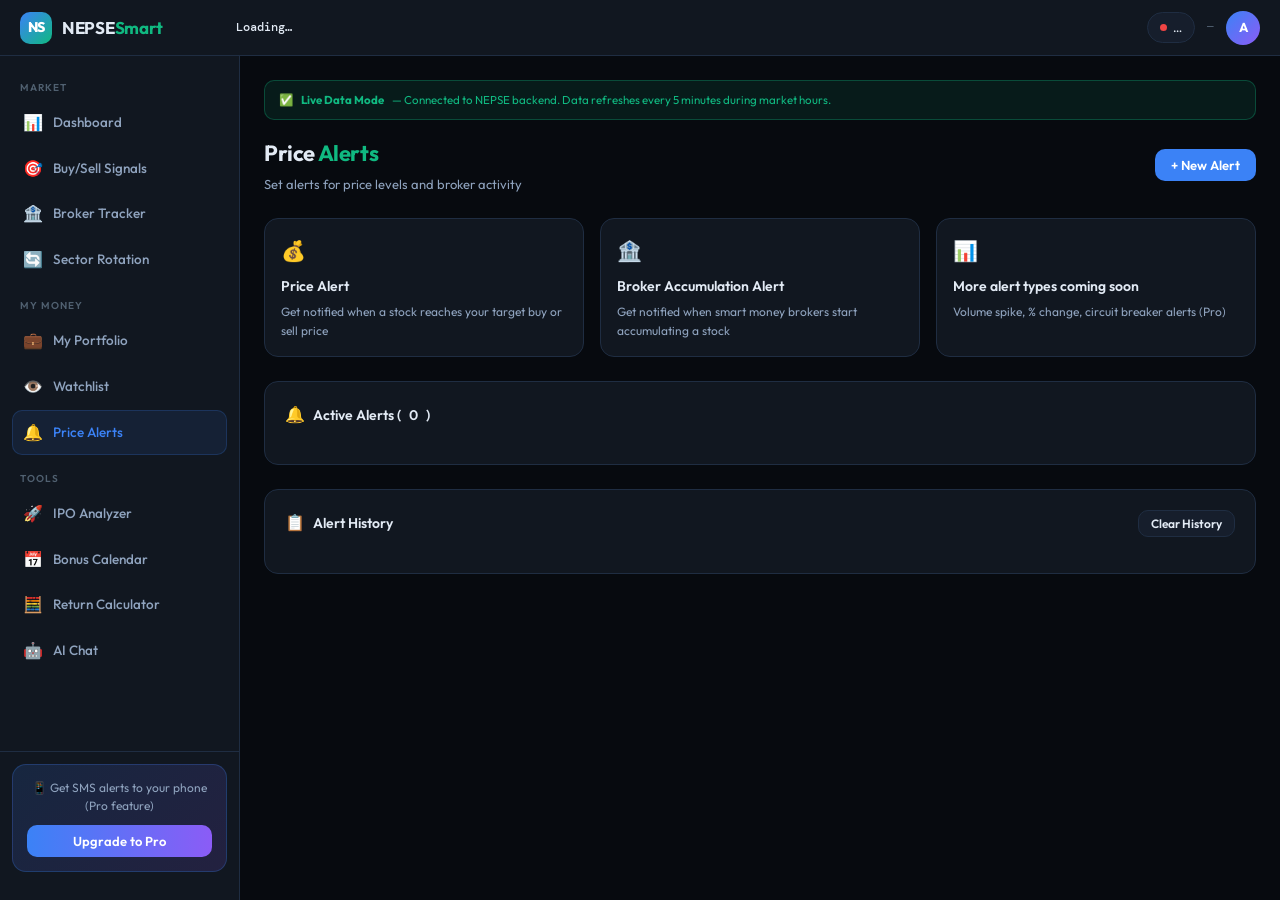
<file: alerts.html>
<!DOCTYPE html>
<html lang="en">
<head>
<meta charset="UTF-8"/>
<meta name="viewport" content="width=device-width,initial-scale=1.0"/>
<title>Alerts — NEPSE Smart</title>
<link rel="stylesheet" href="assets/css/main.css"/>
</head>
<body>
<div class="app-layout">
  <header class="topbar">
    <div class="topbar-logo"><div class="logo-icon">NS</div><div class="logo-text">NEPSE<span>Smart</span></div></div>
    <div class="topbar-ticker"><div class="ticker-inner" id="ticker-inner"><div class="ticker-item"><span class="ticker-sym">Loading…</span></div></div></div>
    <div class="topbar-right">
      <div class="market-status"><div class="status-dot" id="market-dot"></div><span id="market-text">…</span></div>
      <div style="font-size:11px;color:var(--text3);font-family:var(--font-data)" id="last-updated">—</div>
      <div class="avatar">A</div>
    </div>
  </header>
  <aside class="sidebar">
    <nav>
      <div class="nav-section">
        <div class="nav-section-label">Market</div>
        <a class="nav-item" href="index.html"><span class="nav-icon">📊</span> Dashboard</a>
        <a class="nav-item" href="signals.html"><span class="nav-icon">🎯</span> Buy/Sell Signals</a>
        <a class="nav-item" href="broker.html"><span class="nav-icon">🏦</span> Broker Tracker</a>
        <a class="nav-item" href="sectors.html"><span class="nav-icon">🔄</span> Sector Rotation</a>
      </div>
      <div class="nav-section">
        <div class="nav-section-label">My Money</div>
        <a class="nav-item" href="portfolio.html"><span class="nav-icon">💼</span> My Portfolio</a>
        <a class="nav-item" href="watchlist.html"><span class="nav-icon">👁️</span> Watchlist</a>
        <a class="nav-item active" href="alerts.html"><span class="nav-icon">🔔</span> Price Alerts</a>
      </div>
      <div class="nav-section">
        <div class="nav-section-label">Tools</div>
        <a class="nav-item" href="ipo.html"><span class="nav-icon">🚀</span> IPO Analyzer</a>
        <a class="nav-item" href="calendar.html"><span class="nav-icon">📅</span> Bonus Calendar</a>
        <a class="nav-item" href="calculator.html"><span class="nav-icon">🧮</span> Return Calculator</a>
        <a class="nav-item" href="chat.html"><span class="nav-icon">🤖</span> AI Chat</a>
      </div>
    </nav>
    <div class="sidebar-footer">
      <div class="upgrade-card"><p>📱 Get SMS alerts to your phone (Pro feature)</p><button class="btn-upgrade">Upgrade to Pro</button></div>
    </div>
  </aside>

  <main class="main-content">
    <div id="demo-disc"></div>
    <div class="page-header">
      <div>
        <div class="page-title">Price <span>Alerts</span></div>
        <div class="page-sub">Set alerts for price levels and broker activity</div>
      </div>
      <button class="btn btn-primary" onclick="Modal.open('add-alert-modal')">+ New Alert</button>
    </div>

    <!-- Alert Types Info -->
    <div class="grid-3 mb-24">
      <div style="background:var(--surface);border:1px solid var(--border);border-radius:var(--r-lg);padding:16px">
        <div style="font-size:20px;margin-bottom:8px">💰</div>
        <div style="font-weight:600;margin-bottom:4px">Price Alert</div>
        <div style="font-size:12px;color:var(--text2)">Get notified when a stock reaches your target buy or sell price</div>
      </div>
      <div style="background:var(--surface);border:1px solid var(--border);border-radius:var(--r-lg);padding:16px">
        <div style="font-size:20px;margin-bottom:8px">🏦</div>
        <div style="font-weight:600;margin-bottom:4px">Broker Accumulation Alert</div>
        <div style="font-size:12px;color:var(--text2)">Get notified when smart money brokers start accumulating a stock</div>
      </div>
      <div style="background:var(--surface);border:1px solid var(--border);border-radius:var(--r-lg);padding:16px">
        <div style="font-size:20px;margin-bottom:8px">📊</div>
        <div style="font-weight:600;margin-bottom:4px">More alert types coming soon</div>
        <div style="font-size:12px;color:var(--text2)">Volume spike, % change, circuit breaker alerts (Pro)</div>
      </div>
    </div>

    <!-- Active Alerts -->
    <div class="card mb-24">
      <div class="card-header">
        <div class="card-title"><span class="icon">🔔</span> Active Alerts (<span id="active-count">0</span>)</div>
      </div>
      <div id="alerts-list"></div>
    </div>

    <!-- Triggered History -->
    <div class="card">
      <div class="card-header">
        <div class="card-title"><span class="icon">📋</span> Alert History</div>
        <button class="btn btn-ghost btn-sm" onclick="clearHistory()">Clear History</button>
      </div>
      <div id="alert-history"></div>
    </div>
  </main>
</div>

<!-- ADD ALERT MODAL -->
<div class="modal-overlay" id="add-alert-modal">
  <div class="modal">
    <div class="modal-header">
      <div class="modal-title">Create New Alert</div>
      <button class="modal-close" onclick="Modal.close('add-alert-modal')">×</button>
    </div>
    <div style="display:flex;flex-direction:column;gap:14px">
      <div>
        <label style="font-size:12px;color:var(--text2);margin-bottom:5px;display:block">Stock Symbol *</label>
        <select class="select" id="a-symbol" style="width:100%">
          <option value="">Select stock…</option>
        </select>
      </div>
      <div>
        <label style="font-size:12px;color:var(--text2);margin-bottom:5px;display:block">Alert Type *</label>
        <select class="select" id="a-type" style="width:100%" onchange="togglePriceField()">
          <option value="above">Price goes ABOVE (target sell)</option>
          <option value="below">Price goes BELOW (buy opportunity)</option>
          <option value="broker_accum">Smart money accumulation detected</option>
        </select>
      </div>
      <div id="price-field">
        <label style="font-size:12px;color:var(--text2);margin-bottom:5px;display:block">Target Price (Rs.) *</label>
        <input type="number" class="input" id="a-price" placeholder="e.g. 310.00" step="0.01"/>
        <div style="font-size:11px;color:var(--text3);margin-top:4px" id="current-price-hint">
          Current price: loading…
        </div>
      </div>
      <div>
        <label style="font-size:12px;color:var(--text2);margin-bottom:5px;display:block">Alert once or repeat?</label>
        <select class="select" id="a-once" style="width:100%">
          <option value="1">Alert once (auto-deactivate)</option>
          <option value="0">Keep alerting every check</option>
        </select>
      </div>
      <div style="display:flex;gap:8px;justify-content:flex-end">
        <button class="btn btn-ghost" onclick="Modal.close('add-alert-modal')">Cancel</button>
        <button class="btn btn-primary" onclick="saveAlert()">Create Alert</button>
      </div>
    </div>
  </div>
</div>

<script src="assets/js/api.js?v=SmartEngine_3.7"></script>
<script src="assets/js/ui.js?v=SmartEngine_3.7"></script>
<script>
let alertHistory = JSON.parse(localStorage.getItem('ns_alert_history') || '[]');

document.addEventListener('DOMContentLoaded', async () => {
  document.getElementById('demo-disc').innerHTML = UI.demoDisclaimer();
  await API.init();
  API.Bus.on('data:updated', render);
  API.Bus.on('alert:triggered', onAlertTriggered);

  if (NEPSE.stocks.length) {
    const sel = document.getElementById('a-symbol');
    NEPSE.stocks.forEach(s => {
      const opt = document.createElement('option');
      opt.value = s.symbol;
      opt.textContent = `${s.symbol} — ${API.Utils.fmt(s.ltp)} Rs.`;
      sel.appendChild(opt);
    });
    render(NEPSE);
  }

  document.getElementById('a-symbol').addEventListener('change', function() {
    const s = NEPSE.stocks.find(x => x.symbol === this.value);
    if (s) document.getElementById('current-price-hint').textContent =
      `Current price: Rs. ${API.Utils.fmt(s.ltp)}`;
  });
});

function render(data) {
  UI.updateTicker(data.stocks);
  UI.updateMarketStatusBar(data.isMarketOpen);
  UI.updateTimestamp();
  renderAlerts();
}

function togglePriceField() {
  const type = document.getElementById('a-type').value;
  document.getElementById('price-field').style.display =
    type === 'broker_accum' ? 'none' : 'block';
}

function saveAlert() {
  const sym   = document.getElementById('a-symbol').value;
  const type  = document.getElementById('a-type').value;
  const price = parseFloat(document.getElementById('a-price').value);
  const once  = document.getElementById('a-once').value === '1';

  if (!sym) { Toast.warn('Validation', 'Please select a stock'); return; }
  if (type !== 'broker_accum' && (!price || isNaN(price))) {
    Toast.warn('Validation', 'Please enter a target price'); return;
  }

  const alert = {
    id: Date.now(),
    symbol: sym,
    type,
    price: type !== 'broker_accum' ? price : null,
    once,
    active: true,
    createdAt: new Date().toISOString(),
  };

  NEPSE.alerts.push(alert);
  API.saveAlerts();
  Modal.close('add-alert-modal');

  const msg = type === 'broker_accum'
    ? `Alert set for smart money accumulation on ${sym}`
    : `Alert set: ${sym} ${type} Rs. ${API.Utils.fmt(price)}`;
  Toast.info('Alert Created', msg);
  renderAlerts();
}

function deleteAlert(id) {
  NEPSE.alerts = NEPSE.alerts.filter(a => a.id !== id);
  API.saveAlerts();
  renderAlerts();
  Toast.info('Alert Removed', 'Alert has been deleted');
}

function toggleAlert(id) {
  const a = NEPSE.alerts.find(x => x.id === id);
  if (a) { a.active = !a.active; API.saveAlerts(); renderAlerts(); }
}

function renderAlerts() {
  const active = NEPSE.alerts.filter(a => a.active);
  const inactive = NEPSE.alerts.filter(a => !a.active);
  document.getElementById('active-count').textContent = active.length;

  const renderAlert = (a) => {
    const s = NEPSE.stocks.find(x => x.symbol === a.symbol);
    const typeLabel = {
      above: `📈 Price above Rs. ${API.Utils.fmt(a.price)}`,
      below: `📉 Price below Rs. ${API.Utils.fmt(a.price)}`,
      broker_accum: '🏦 Smart money accumulation',
    };
    const currentPrice = s ? `Rs. ${API.Utils.fmt(s.ltp)}` : '—';
    return `
      <div style="display:flex;align-items:center;justify-content:space-between;
        padding:12px;background:var(--surface2);border-radius:var(--r-md);margin-bottom:8px;
        border:1px solid ${a.active?'var(--border)':'rgba(80,96,112,.2)'}">
        <div style="display:flex;align-items:center;gap:12px">
          <div style="font-size:20px">${a.active?'🔔':'🔕'}</div>
          <div>
            <div style="font-weight:700;color:var(--primary)">${a.symbol}
              <span style="color:var(--text3);font-weight:400;font-size:12px"> · Now: ${currentPrice}</span>
            </div>
            <div style="font-size:12px;color:var(--text2)">${typeLabel[a.type]}</div>
            <div style="font-size:11px;color:var(--text3)">${a.once?'Alerts once':'Repeating'}</div>
          </div>
        </div>
        <div style="display:flex;gap:6px;align-items:center">
          <button class="btn btn-xs btn-ghost" onclick="toggleAlert(${a.id})">
            ${a.active ? 'Pause' : 'Resume'}
          </button>
          <button class="btn btn-xs btn-danger" onclick="deleteAlert(${a.id})">Delete</button>
        </div>
      </div>
    `;
  };

  const allHtml = [...active, ...inactive].map(renderAlert).join('');
  document.getElementById('alerts-list').innerHTML = allHtml ||
    `<div class="empty-state"><div class="icon">🔔</div><p>No alerts yet. Create one to get notified.</p></div>`;

  // History
  document.getElementById('alert-history').innerHTML = alertHistory.length
    ? alertHistory.slice(-20).reverse().map(h => `
        <div style="display:flex;justify-content:space-between;padding:10px 0;border-bottom:1px solid var(--border)">
          <div>
            <span class="up" style="font-weight:700">${h.symbol}</span>
            <span style="font-size:12px;color:var(--text2);margin-left:8px">${h.msg}</span>
          </div>
          <div style="font-size:11px;color:var(--text3)">${new Date(h.at).toLocaleString('en-IN')}</div>
        </div>
      `).join('')
    : `<div class="empty-state"><div class="icon">📋</div><p>No alerts triggered yet</p></div>`;
}

function onAlertTriggered({ alert, stock }) {
  alertHistory.push({
    symbol: alert.symbol,
    msg: `${alert.type === 'broker_accum' ? 'Smart money accumulation detected' : `Price ${alert.type} Rs. ${API.Utils.fmt(alert.price)}`} — Now: Rs. ${API.Utils.fmt(stock.ltp)}`,
    at: new Date().toISOString(),
  });
  localStorage.setItem('ns_alert_history', JSON.stringify(alertHistory));
  renderAlerts();
}

function clearHistory() {
  if (confirm('Clear all alert history?')) {
    alertHistory = [];
    localStorage.setItem('ns_alert_history', '[]');
    renderAlerts();
  }
}

window.alertModal = (sym) => {
  document.getElementById('a-symbol').value = sym;
  Modal.open('add-alert-modal');
};
</script>
</body>
</html>
</file>
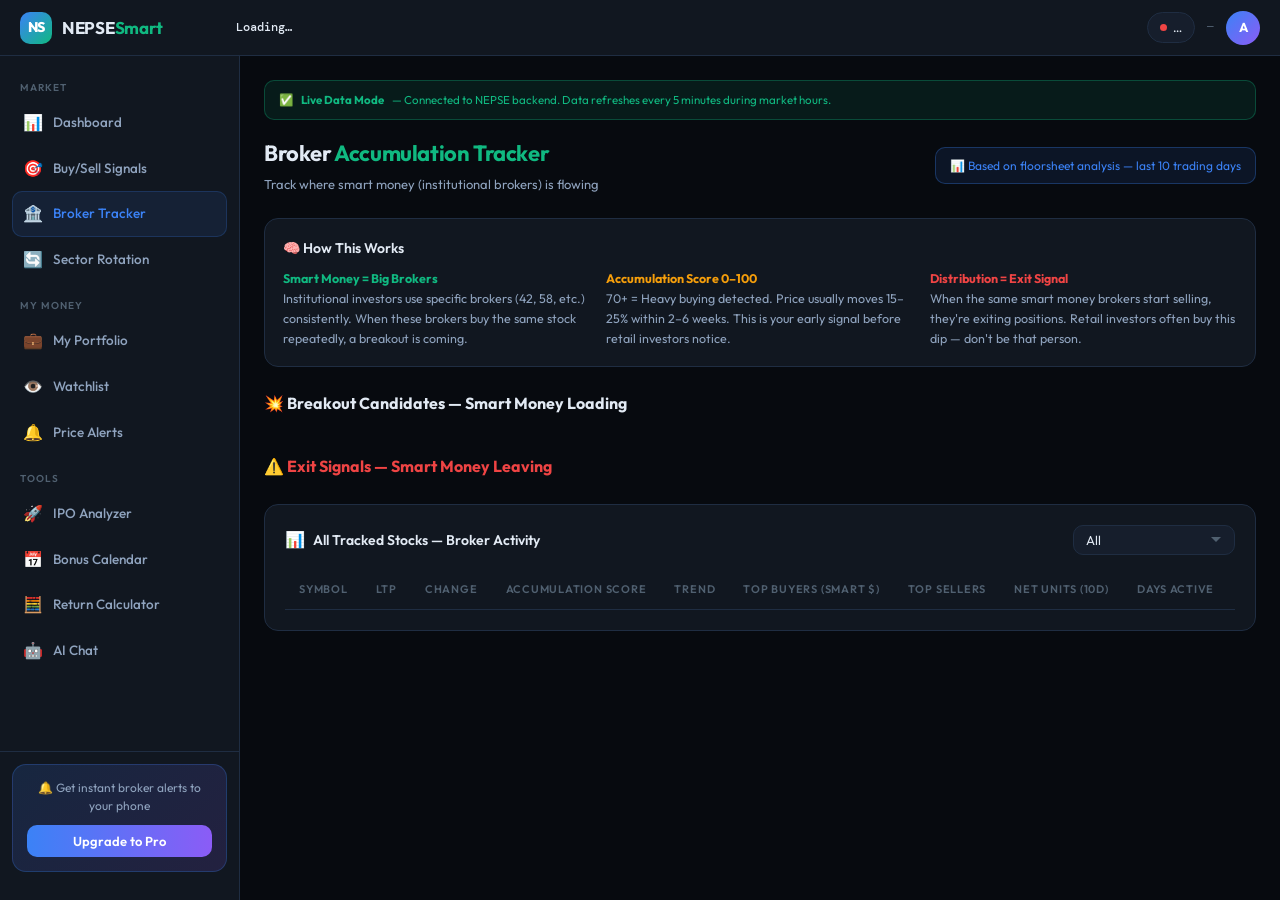
<file: broker.html>
<!DOCTYPE html>
<html lang="en">
<head>
<meta charset="UTF-8"/>
<meta name="viewport" content="width=device-width,initial-scale=1.0"/>
<title>Broker Tracker — NEPSE Smart</title>
<link rel="stylesheet" href="assets/css/main.css"/>
</head>
<body>
<div class="app-layout">
  <header class="topbar">
    <div class="topbar-logo"><div class="logo-icon">NS</div><div class="logo-text">NEPSE<span>Smart</span></div></div>
    <div class="topbar-ticker"><div class="ticker-inner" id="ticker-inner"><div class="ticker-item"><span class="ticker-sym">Loading…</span></div></div></div>
    <div class="topbar-right">
      <div class="market-status"><div class="status-dot" id="market-dot"></div><span id="market-text">…</span></div>
      <div style="font-size:11px;color:var(--text3);font-family:var(--font-data)" id="last-updated">—</div>
      <div class="avatar">A</div>
    </div>
  </header>

  <aside class="sidebar">
    <nav>
      <div class="nav-section">
        <div class="nav-section-label">Market</div>
        <a class="nav-item" href="index.html"><span class="nav-icon">📊</span> Dashboard</a>
        <a class="nav-item" href="signals.html"><span class="nav-icon">🎯</span> Buy/Sell Signals</a>
        <a class="nav-item active" href="broker.html"><span class="nav-icon">🏦</span> Broker Tracker</a>
        <a class="nav-item" href="sectors.html"><span class="nav-icon">🔄</span> Sector Rotation</a>
      </div>
      <div class="nav-section">
        <div class="nav-section-label">My Money</div>
        <a class="nav-item" href="portfolio.html"><span class="nav-icon">💼</span> My Portfolio</a>
        <a class="nav-item" href="watchlist.html"><span class="nav-icon">👁️</span> Watchlist</a>
        <a class="nav-item" href="alerts.html"><span class="nav-icon">🔔</span> Price Alerts</a>
      </div>
      <div class="nav-section">
        <div class="nav-section-label">Tools</div>
        <a class="nav-item" href="ipo.html"><span class="nav-icon">🚀</span> IPO Analyzer</a>
        <a class="nav-item" href="calendar.html"><span class="nav-icon">📅</span> Bonus Calendar</a>
        <a class="nav-item" href="calculator.html"><span class="nav-icon">🧮</span> Return Calculator</a>
        <a class="nav-item" href="chat.html"><span class="nav-icon">🤖</span> AI Chat</a>
      </div>
    </nav>
    <div class="sidebar-footer">
      <div class="upgrade-card"><p>🔔 Get instant broker alerts to your phone</p><button class="btn-upgrade">Upgrade to Pro</button></div>
    </div>
  </aside>

  <main class="main-content">
    <div id="demo-disc"></div>

    <div class="page-header">
      <div>
        <div class="page-title">Broker <span>Accumulation Tracker</span></div>
        <div class="page-sub">Track where smart money (institutional brokers) is flowing</div>
      </div>
      <div style="display:flex;gap:8px">
        <div style="background:var(--blue-bg);border:1px solid rgba(59,130,246,.3);border-radius:var(--r-md);padding:8px 14px;font-size:12px;color:var(--blue)">
          📊 Based on floorsheet analysis — last 10 trading days
        </div>
      </div>
    </div>

    <!-- Explainer -->
    <div style="background:var(--surface);border:1px solid var(--border);border-radius:var(--r-lg);padding:18px;margin-bottom:24px">
      <div style="font-weight:600;margin-bottom:8px;font-size:14px">🧠 How This Works</div>
      <div style="display:grid;grid-template-columns:repeat(3,1fr);gap:16px;font-size:12.5px;color:var(--text2)">
        <div><strong style="color:var(--green)">Smart Money = Big Brokers</strong><br>Institutional investors use specific brokers (42, 58, etc.) consistently. When these brokers buy the same stock repeatedly, a breakout is coming.</div>
        <div><strong style="color:var(--yellow)">Accumulation Score 0–100</strong><br>70+ = Heavy buying detected. Price usually moves 15–25% within 2–6 weeks. This is your early signal before retail investors notice.</div>
        <div><strong style="color:var(--red)">Distribution = Exit Signal</strong><br>When the same smart money brokers start selling, they're exiting positions. Retail investors often buy this dip — don't be that person.</div>
      </div>
    </div>

    <!-- Burst Candidates -->
    <div class="mb-24">
      <div style="font-size:16px;font-weight:700;margin-bottom:14px">💥 Breakout Candidates — Smart Money Loading</div>
      <div class="grid-2" id="burst-cards"></div>
    </div>

    <!-- Exit Signals -->
    <div class="mb-24">
      <div style="font-size:16px;font-weight:700;margin-bottom:14px;color:var(--red)">⚠️ Exit Signals — Smart Money Leaving</div>
      <div id="exit-cards"></div>
    </div>

    <!-- Full Accumulation Table -->
    <div class="card">
      <div class="card-header">
        <div class="card-title"><span class="icon">📊</span> All Tracked Stocks — Broker Activity</div>
        <div style="display:flex;gap:8px">
          <select class="select" id="trend-filter" onchange="renderBrokerTable()" style="padding:6px 12px;padding-right:28px">
            <option value="">All</option>
            <option value="accumulating">Accumulating</option>
            <option value="heavy_accum">Heavy Accumulation</option>
            <option value="distributing">Distributing</option>
            <option value="distribution">Heavy Distribution</option>
            <option value="neutral">Neutral</option>
          </select>
        </div>
      </div>
      <div class="table-wrap">
        <table class="data-table" id="broker-table">
          <thead>
            <tr>
              <th>Symbol</th>
              <th class="num">LTP</th>
              <th class="num">Change</th>
              <th>Accumulation Score</th>
              <th>Trend</th>
              <th>Top Buyers (Smart $)</th>
              <th>Top Sellers</th>
              <th class="num">Net Units (10D)</th>
              <th class="num">Days Active</th>
              <th>Outlook</th>
              <th>Action</th>
            </tr>
          </thead>
          <tbody id="broker-tbody"></tbody>
        </table>
      </div>
    </div>
  </main>
</div>

<script src="assets/js/api.js?v=SmartEngine_3.7"></script>
<script src="assets/js/ui.js?v=SmartEngine_3.7"></script>
<script>
document.addEventListener('DOMContentLoaded', async () => {
  document.getElementById('demo-disc').innerHTML = UI.demoDisclaimer();
  await API.init();
  API.Bus.on('data:updated', render);
  // Immediate render if data is already loaded
  if (NEPSE.stocks && NEPSE.stocks.length > 0) {
    render(NEPSE);
  }
});

function render(data) {
  UI.updateTicker(data.stocks);
  UI.updateMarketStatusBar(data.isMarketOpen);
  UI.updateTimestamp();
  renderBurstCards(data.stocks, data.brokerData);
  renderExitCards(data.stocks, data.brokerData);
  renderBrokerTable();
}

function renderBurstCards(stocks, accData) {
  const bursts = API.detectBurstCandidates(stocks, accData);
  document.getElementById('burst-cards').innerHTML = bursts.map(b => `
    <div style="background:var(--surface);border:1px solid var(--border);border-radius:var(--r-lg);padding:18px;
      cursor:pointer;transition:.2s;border-left:3px solid var(--green)"
      onclick="UI.showStockModal('${b.symbol}')"
      onmouseenter="this.style.borderColor='var(--green)'"
      onmouseleave="this.style.borderColor='var(--border)'">
      <div style="display:flex;align-items:center;justify-content:space-between;margin-bottom:12px">
        <div style="display:flex;align-items:center;gap:10px">
          ${UI.renderScoreRing(b.score, 52)}
          <div>
            <div style="font-size:17px;font-weight:700;color:var(--primary)">${b.symbol}</div>
            <div style="font-size:11px;color:var(--text3)">${b.stock?.name || ''}</div>
          </div>
        </div>
        <div>
          <div style="font-family:var(--font-data);font-size:18px;font-weight:500">Rs. ${API.Utils.fmt(b.stock?.ltp)}</div>
          <div class="${API.Utils.clsName(b.stock?.chg)}" style="font-size:12px;text-align:right">
            ${b.stock?.chg>=0?'+':''}${API.Utils.fmt(b.stock?.chgPct)}%
          </div>
        </div>
      </div>
      <div style="font-size:12px;color:var(--text2);margin-bottom:10px">
        🏦 <strong>Smart money:</strong> Broker ${b.topBuyers.join(', ')} accumulating for <strong>${b.days} consecutive days</strong>
      </div>
      <div style="display:flex;align-items:center;justify-content:space-between">
        <div style="font-size:12px">
          <span style="color:var(--text3)">Net accumulated: </span>
          <span style="color:var(--green);font-weight:600">+${API.Utils.fmtI(b.netUnits)} units</span>
        </div>
        <div>
          <span style="font-size:11px;background:${b.confidence==='HIGH'?'var(--green-bg)':'var(--yellow-bg)'};
            color:${b.confidence==='HIGH'?'var(--green)':'var(--yellow)'};
            padding:3px 8px;border-radius:99px;font-weight:700">
            ${b.confidence} CONFIDENCE
          </span>
        </div>
      </div>
      <div style="margin-top:10px;padding-top:10px;border-top:1px solid var(--border);display:flex;justify-content:space-between;font-size:12px">
        <div>🎯 Target: <strong class="up">Rs. ${b.priceTarget}</strong></div>
        <div>⏱ Est. breakout: <strong>~${b.daysToBreak} days</strong></div>
      </div>
    </div>
  `).join('') || `<div class="empty-state"><div class="icon">🔍</div><p>No breakout candidates detected today</p></div>`;
}

function renderExitCards(stocks, accData) {
  const exits = accData
    .filter(a => a.signal === 'EXIT' || (a.trend === 'distribution' || a.trend === 'distributing'))
    .map(a => ({ ...a, stock: stocks.find(s => s.symbol === a.symbol) }))
    .filter(a => a.stock);

  document.getElementById('exit-cards').innerHTML = exits.map(e => `
    <div style="background:var(--red-bg);border:1px solid rgba(239,68,68,.2);border-radius:var(--r-lg);padding:14px;
      margin-bottom:10px;cursor:pointer;display:flex;align-items:center;justify-content:space-between"
      onclick="UI.showStockModal('${e.symbol}')">
      <div style="display:flex;align-items:center;gap:12px">
        <div style="font-size:24px">⚠️</div>
        <div>
          <div style="font-size:15px;font-weight:700;color:var(--red)">${e.symbol}
            <span style="font-size:12px;font-weight:400;color:var(--text2)"> — ${e.stock?.name || ''}</span>
          </div>
          <div style="font-size:12px;color:var(--text2)">
            Broker ${e.topSellers.join(', ')} selling heavily · ${e.days} days distribution
          </div>
        </div>
      </div>
      <div style="text-align:right">
        <div style="font-family:var(--font-data);font-size:16px">Rs. ${API.Utils.fmt(e.stock?.ltp)}</div>
        <div style="font-size:12px;color:var(--red);font-weight:600">
          Net: −${API.Utils.fmtI(Math.abs(e.netUnits))} units sold
        </div>
      </div>
    </div>
  `).join('') || `<div style="font-size:13px;color:var(--text3);padding:12px">No major exit signals detected ✅</div>`;
}

function renderBrokerTable() {
  const trendFilter = document.getElementById('trend-filter').value;
  let data = NEPSE.brokerData.filter(a => !trendFilter || a.trend === trendFilter);
  const stocks = NEPSE.stocks;
  document.getElementById('broker-tbody').innerHTML = data.map(acc => {
    const s = stocks.find(s => s.symbol === acc.symbol);
    if (!s) return '';
    const cls = API.Utils.clsName(s.chg);
    const trendColors = {
      heavy_accum:  { bg:'var(--green-bg)',   text:'var(--green)',  label:'HEAVY ACCUM' },
      accumulating: { bg:'rgba(16,185,129,.06)',text:'var(--green)',label:'ACCUMULATING' },
      neutral:      { bg:'var(--surface3)',    text:'var(--text3)',  label:'NEUTRAL'     },
      distributing: { bg:'var(--yellow-bg)',   text:'var(--yellow)',label:'DISTRIBUTING' },
      distribution: { bg:'var(--red-bg)',      text:'var(--red)',   label:'DISTRIBUTION' },
    };
    const tc = trendColors[acc.trend] || trendColors.neutral;
    const outlookMap = {
      BURST_SOON: `<span style="background:var(--green-bg);color:var(--green);padding:3px 8px;border-radius:99px;font-size:11px;font-weight:700">💥 BURST SOON</span>`,
      WATCH:      `<span style="background:var(--blue-bg);color:var(--blue);padding:3px 8px;border-radius:99px;font-size:11px;font-weight:700">👁 WATCH</span>`,
      CAUTION:    `<span style="background:var(--yellow-bg);color:var(--yellow);padding:3px 8px;border-radius:99px;font-size:11px;font-weight:700">⚠️ CAUTION</span>`,
      EXIT:       `<span style="background:var(--red-bg);color:var(--red);padding:3px 8px;border-radius:99px;font-size:11px;font-weight:700">🚨 EXIT</span>`,
      NEUTRAL:    `<span style="background:var(--surface3);color:var(--text3);padding:3px 8px;border-radius:99px;font-size:11px;font-weight:700">NEUTRAL</span>`,
    };
    return `
      <tr onclick="UI.showStockModal('${acc.symbol}')" style="cursor:pointer">
        <td class="td-symbol">${acc.symbol}</td>
        <td class="num">${API.Utils.fmt(s.ltp)}</td>
        <td class="num">
          <div class="change-cell ${cls}">${API.Utils.arrow(s.chg)} ${API.Utils.fmt(Math.abs(s.chg))} (${s.chg>=0?'+':''}${API.Utils.fmt(s.chgPct)}%)</div>
        </td>
        <td>${UI.accumulationBar(acc.score)}</td>
        <td>
          <span style="background:${tc.bg};color:${tc.text};padding:3px 8px;border-radius:99px;font-size:11px;font-weight:700">${tc.label}</span>
        </td>
        <td style="font-size:12px;color:var(--green)">Broker ${acc.topBuyers.join(', ')}</td>
        <td style="font-size:12px;color:var(--red)">Broker ${acc.topSellers.join(', ')}</td>
        <td class="num ${acc.netUnits>=0?'up':'dn'}">${acc.netUnits>=0?'+':''}${API.Utils.fmtI(acc.netUnits)}</td>
        <td class="num">${acc.days}</td>
        <td>${outlookMap[acc.signal] || outlookMap.NEUTRAL}</td>
        <td onclick="event.stopPropagation()">
          <button class="btn btn-xs btn-ghost" onclick="UI.addToWatchlist('${acc.symbol}')">Watch</button>
        </td>
      </tr>
    `;
  }).join('') || `<tr><td colspan="11" style="text-align:center;padding:24px;color:var(--text3)">No data for this filter</td></tr>`;
}
</script>
</body>
</html>
</file>
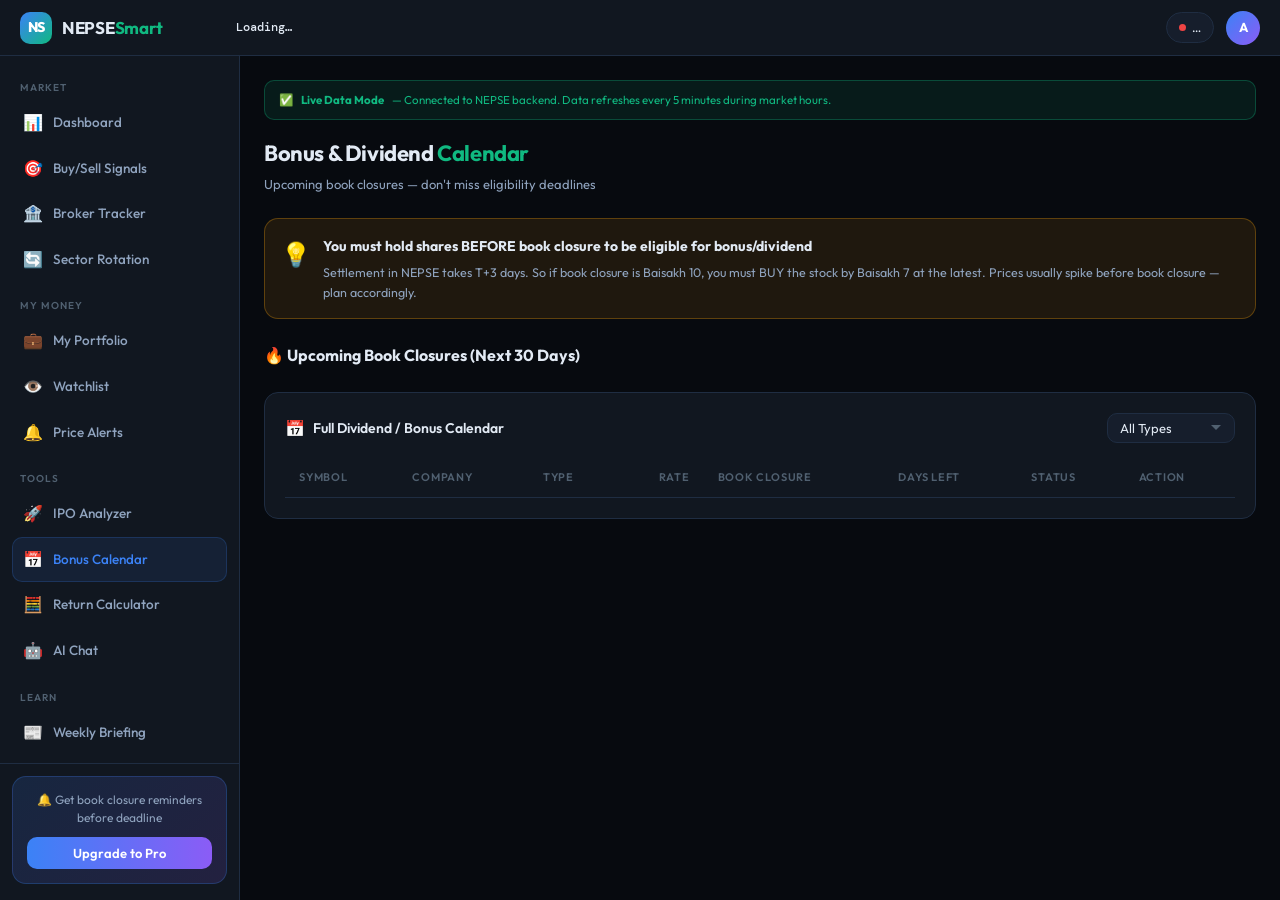
<file: calendar.html>
<!DOCTYPE html>
<html lang="en">
<head>
<meta charset="UTF-8"/>
<meta name="viewport" content="width=device-width,initial-scale=1.0"/>
<title>Bonus Calendar — NEPSE Smart</title>
<link rel="stylesheet" href="assets/css/main.css"/>
</head>
<body>
<div class="app-layout">
  <header class="topbar">
    <div class="topbar-logo"><div class="logo-icon">NS</div><div class="logo-text">NEPSE<span>Smart</span></div></div>
    <div class="topbar-ticker"><div class="ticker-inner" id="ticker-inner"><div class="ticker-item"><span class="ticker-sym">Loading…</span></div></div></div>
    <div class="topbar-right">
      <div class="market-status"><div class="status-dot" id="market-dot"></div><span id="market-text">…</span></div>
      <div class="avatar">A</div>
    </div>
  </header>
  <aside class="sidebar">
    <nav>
      <div class="nav-section">
        <div class="nav-section-label">Market</div>
        <a class="nav-item" href="index.html"><span class="nav-icon">📊</span> Dashboard</a>
        <a class="nav-item" href="signals.html"><span class="nav-icon">🎯</span> Buy/Sell Signals</a>
        <a class="nav-item" href="broker.html"><span class="nav-icon">🏦</span> Broker Tracker</a>
        <a class="nav-item" href="sectors.html"><span class="nav-icon">🔄</span> Sector Rotation</a>
      </div>
      <div class="nav-section">
        <div class="nav-section-label">My Money</div>
        <a class="nav-item" href="portfolio.html"><span class="nav-icon">💼</span> My Portfolio</a>
        <a class="nav-item" href="watchlist.html"><span class="nav-icon">👁️</span> Watchlist</a>
        <a class="nav-item" href="alerts.html"><span class="nav-icon">🔔</span> Price Alerts</a>
      </div>
      <div class="nav-section">
        <div class="nav-section-label">Tools</div>
        <a class="nav-item" href="ipo.html"><span class="nav-icon">🚀</span> IPO Analyzer</a>
        <a class="nav-item active" href="calendar.html"><span class="nav-icon">📅</span> Bonus Calendar</a>
        <a class="nav-item" href="calculator.html"><span class="nav-icon">🧮</span> Return Calculator</a>
        <a class="nav-item" href="chat.html"><span class="nav-icon">🤖</span> AI Chat</a>
      </div>
      <div class="nav-section">
        <div class="nav-section-label">Learn</div>
        <a class="nav-item" href="weekly.html"><span class="nav-icon">📰</span> Weekly Briefing</a>
      </div>
    </nav>
    <div class="sidebar-footer">
      <div class="upgrade-card"><p>🔔 Get book closure reminders before deadline</p><button class="btn-upgrade">Upgrade to Pro</button></div>
    </div>
  </aside>

  <main class="main-content">
    <div id="demo-disc"></div>
    <div class="page-header">
      <div>
        <div class="page-title">Bonus & Dividend <span>Calendar</span></div>
        <div class="page-sub">Upcoming book closures — don't miss eligibility deadlines</div>
      </div>
    </div>

    <!-- Key Info -->
    <div style="background:var(--yellow-bg);border:1px solid rgba(245,158,11,.3);border-radius:var(--r-lg);padding:16px;margin-bottom:24px;display:flex;gap:12px;align-items:flex-start">
      <div style="font-size:24px">💡</div>
      <div>
        <div style="font-weight:700;margin-bottom:4px">You must hold shares BEFORE book closure to be eligible for bonus/dividend</div>
        <div style="font-size:12.5px;color:var(--text2)">Settlement in NEPSE takes T+3 days. So if book closure is Baisakh 10, you must BUY the stock by Baisakh 7 at the latest. Prices usually spike before book closure — plan accordingly.</div>
      </div>
    </div>

    <!-- Upcoming closures -->
    <div style="font-size:16px;font-weight:700;margin-bottom:14px">🔥 Upcoming Book Closures (Next 30 Days)</div>
    <div id="upcoming-closures" class="mb-24"></div>

    <!-- Full Calendar Table -->
    <div class="card">
      <div class="card-header">
        <div class="card-title"><span class="icon">📅</span> Full Dividend / Bonus Calendar</div>
        <select class="select" id="cal-type" onchange="renderCalendar()" style="padding:6px 12px;padding-right:28px">
          <option value="">All Types</option>
          <option value="Bonus">Bonus Shares</option>
          <option value="Cash">Cash Dividend</option>
          <option value="Rights">Rights Share</option>
        </select>
      </div>
      <div class="table-wrap">
        <table class="data-table">
          <thead>
            <tr>
              <th>Symbol</th><th>Company</th><th>Type</th>
              <th class="num">Rate</th><th>Book Closure</th>
              <th>Days Left</th><th>Status</th><th>Action</th>
            </tr>
          </thead>
          <tbody id="cal-tbody"></tbody>
        </table>
      </div>
    </div>
  </main>
</div>

<script src="assets/js/api.js?v=SmartEngine_3.7"></script>
<script src="assets/js/ui.js?v=SmartEngine_3.7"></script>
<script>
// Demo calendar data (in live: scrape from sharesansar.com/proposed-dividend)
const CALENDAR_DATA = [
  { symbol:'CBBL',  name:'Chhimek Bikas Bank',       type:'Bonus', rate:15,  bookClose:'2082-13-10', agm:'2083-01-15' },
  { symbol:'NHPC',  name:'Nepal Hydro Power',         type:'Cash',  rate:10,  bookClose:'2082-13-15', agm:'2083-01-20' },
  { symbol:'NABIL', name:'Nabil Bank',                type:'Bonus', rate:20,  bookClose:'2082-13-18', agm:'2083-01-22' },
  { symbol:'UPPER', name:'Upper Tamakoshi Hydro',     type:'Bonus', rate:15,  bookClose:'2083-01-05', agm:'2083-01-25' },
  { symbol:'JBLB',  name:'Jiban Bikas Laghubitta',   type:'Bonus', rate:25,  bookClose:'2083-01-10', agm:'2083-02-01' },
  { symbol:'RNLI',  name:'Rastriya Beema Ltd',        type:'Cash',  rate:25,  bookClose:'2083-01-14', agm:'2083-02-05' },
  { symbol:'CHCL',  name:'Chilime Hydro Power',       type:'Bonus', rate:20,  bookClose:'2083-01-18', agm:'2083-02-08' },
  { symbol:'NTC',   name:'Nepal Telecom',             type:'Cash',  rate:65,  bookClose:'2083-01-22', agm:'2083-02-12' },
  { symbol:'NLIC',  name:'Nepal Life Insurance',      type:'Bonus', rate:30,  bookClose:'2083-02-01', agm:'2083-02-20' },
  { symbol:'GHL',   name:'Garima Hydropower',         type:'Bonus', rate:12,  bookClose:'2083-02-10', agm:'2083-03-01' },
  { symbol:'ALBSL', name:'Agrawal Laghubitta',        type:'Bonus', rate:18,  bookClose:'2083-02-15', agm:'2083-03-05' },
  { symbol:'PRVU',  name:'Prabhu Bank',               type:'Cash',  rate:10,  bookClose:'2083-02-20', agm:'2083-03-10' },
  { symbol:'SSHL',  name:'Solu Small Hydro',          type:'Rights',rate:1,   bookClose:'2083-03-01', agm:'2083-03-20' },
  { symbol:'KKHC',  name:'Kulekhani Khimti Hydro',   type:'Bonus', rate:8,   bookClose:'2083-03-10', agm:'2083-04-01' },
  { symbol:'ADBL',  name:'Agriculture Dev. Bank',     type:'Cash',  rate:15,  bookClose:'2083-03-15', agm:'2083-04-05' },
];

// Compute days left (using fixed reference — in real app use actual date diff)
function getDaysLeft(dateStr) {
  const parts = dateStr.split('-').map(Number);
  // Rough Nepali-to-Gregorian approximation for demo purposes
  const daysMap = { '2082-13-10':5,'2082-13-15':10,'2082-13-18':13,'2083-01-05':18,'2083-01-10':23,
    '2083-01-14':27,'2083-01-18':31,'2083-01-22':35,'2083-02-01':44,'2083-02-10':53,
    '2083-02-15':58,'2083-02-20':63,'2083-03-01':72,'2083-03-10':81,'2083-03-15':86 };
  return daysMap[dateStr] || 90;
}

document.addEventListener('DOMContentLoaded', async () => {
  document.getElementById('demo-disc').innerHTML = UI.demoDisclaimer();
  await API.init();
  const update = (d) => { UI.updateTicker(d.stocks); UI.updateMarketStatusBar(d.isMarketOpen); };
  API.Bus.on('data:updated', update);
  if (NEPSE.stocks.length) update(NEPSE);
  renderUpcoming();
  renderCalendar();
});

function renderUpcoming() {
  const urgent = CALENDAR_DATA.filter(d => getDaysLeft(d.bookClose) <= 30).sort((a,b) => getDaysLeft(a.bookClose) - getDaysLeft(b.bookClose));
  document.getElementById('upcoming-closures').innerHTML = `
    <div style="display:grid;grid-template-columns:repeat(auto-fill,minmax(240px,1fr));gap:12px">
      ${urgent.map(d => {
        const days = getDaysLeft(d.bookClose);
        const urgency = days <= 7 ? 'var(--red)' : days <= 14 ? 'var(--yellow)' : 'var(--green)';
        const typeMap = { Bonus:'🎁', Cash:'💵', Rights:'📜' };
        const s = NEPSE.stocks.find(x => x.symbol === d.symbol) || {};
        return `
          <div style="background:var(--surface);border:1px solid var(--border);border-radius:var(--r-lg);padding:14px;
            border-left:3px solid ${urgency}">
            <div style="display:flex;justify-content:space-between;align-items:flex-start;margin-bottom:8px">
              <div>
                <div style="font-weight:700;color:var(--primary)">${d.symbol}</div>
                <div style="font-size:11px;color:var(--text3)">${d.name}</div>
              </div>
              <div style="text-align:right">
                <div style="font-size:18px">${typeMap[d.type]}</div>
                <div style="font-size:11px;font-weight:700;color:${urgency}">${days}d left</div>
              </div>
            </div>
            <div style="font-size:13px;font-weight:600;margin-bottom:4px">
              ${d.type} Share: <span style="color:${urgency}">${d.rate}${d.type==='Cash'?'% Cash':'% Bonus'}</span>
            </div>
            <div style="font-size:11px;color:var(--text3)">Book Closure: ${d.bookClose}</div>
            ${s.ltp ? `<div style="font-size:11px;color:var(--text2);margin-top:4px">Current: Rs. ${API.Utils.fmt(s.ltp)}</div>` : ''}
            <div style="margin-top:8px">
              <button class="btn btn-xs btn-ghost" onclick="UI.addToWatchlist('${d.symbol}')">+ Watchlist</button>
              <button class="btn btn-xs btn-ghost" style="margin-left:4px" onclick="openAlertModal('${d.symbol}')">🔔 Alert</button>
            </div>
          </div>
        `;
      }).join('')}
    </div>
  `;
}

function renderCalendar() {
  const typeFilter = document.getElementById('cal-type').value;
  const data = typeFilter ? CALENDAR_DATA.filter(d => d.type === typeFilter) : CALENDAR_DATA;
  const sorted = [...data].sort((a,b) => getDaysLeft(a.bookClose) - getDaysLeft(b.bookClose));
  const typeIcons = { Bonus:'🎁', Cash:'💵', Rights:'📜' };
  document.getElementById('cal-tbody').innerHTML = sorted.map(d => {
    const days = getDaysLeft(d.bookClose);
    const urgency = days <= 7 ? 'var(--red)' : days <= 14 ? 'var(--yellow)' : 'var(--text2)';
    const s = NEPSE.stocks.find(x => x.symbol === d.symbol) || {};
    return `
      <tr onclick="UI.showStockModal('${d.symbol}')" style="cursor:pointer">
        <td class="td-symbol">${d.symbol}</td>
        <td class="td-name">${d.name}</td>
        <td><span class="chip">${typeIcons[d.type]} ${d.type}</span></td>
        <td class="num" style="color:var(--green);font-weight:600">${d.rate}${d.type==='Cash'?'% Cash':'% Bonus'}</td>
        <td style="font-size:12px">${d.bookClose}</td>
        <td><span style="font-weight:700;color:${urgency}">${days} days</span></td>
        <td>
          <span style="font-size:11px;background:${days<=14?'var(--yellow-bg)':'var(--green-bg)'};
            color:${days<=14?'var(--yellow)':'var(--green)'};padding:2px 7px;border-radius:99px;font-weight:700">
            ${days<=7?'URGENT':days<=14?'SOON':'UPCOMING'}
          </span>
        </td>
        <td onclick="event.stopPropagation()">
          <button class="btn btn-xs btn-ghost" onclick="UI.addToWatchlist('${d.symbol}')">+ Watch</button>
        </td>
      </tr>
    `;
  }).join('');
}
</script>
</body>
</html>
</file>
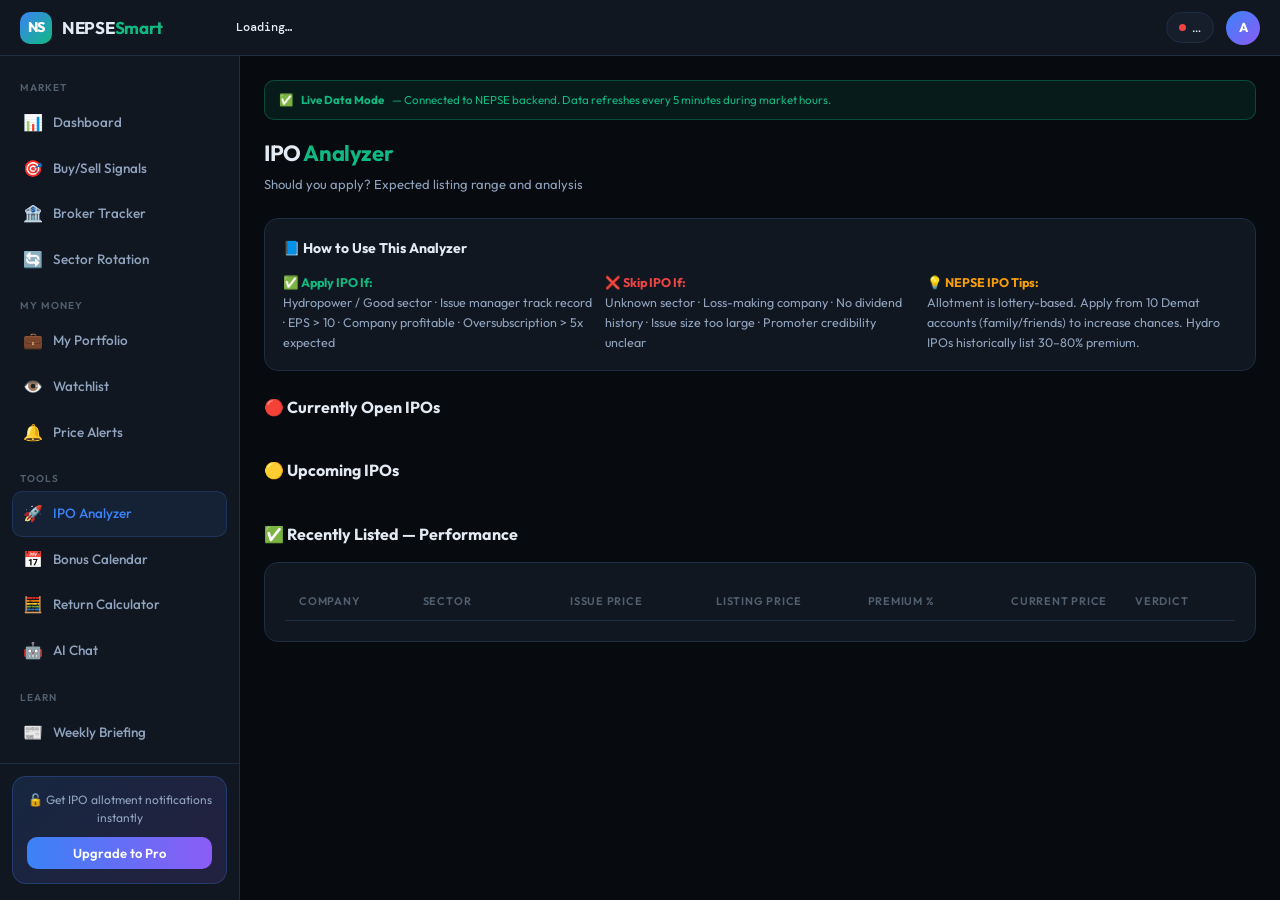
<file: ipo.html>
<!DOCTYPE html>
<html lang="en">
<head>
<meta charset="UTF-8"/>
<meta name="viewport" content="width=device-width,initial-scale=1.0"/>
<title>IPO Analyzer — NEPSE Smart</title>
<link rel="stylesheet" href="assets/css/main.css"/>
</head>
<body>
<div class="app-layout">
  <header class="topbar">
    <div class="topbar-logo"><div class="logo-icon">NS</div><div class="logo-text">NEPSE<span>Smart</span></div></div>
    <div class="topbar-ticker"><div class="ticker-inner" id="ticker-inner"><div class="ticker-item"><span class="ticker-sym">Loading…</span></div></div></div>
    <div class="topbar-right">
      <div class="market-status"><div class="status-dot" id="market-dot"></div><span id="market-text">…</span></div>
      <div class="avatar">A</div>
    </div>
  </header>
  <aside class="sidebar">
    <nav>
      <div class="nav-section">
        <div class="nav-section-label">Market</div>
        <a class="nav-item" href="index.html"><span class="nav-icon">📊</span> Dashboard</a>
        <a class="nav-item" href="signals.html"><span class="nav-icon">🎯</span> Buy/Sell Signals</a>
        <a class="nav-item" href="broker.html"><span class="nav-icon">🏦</span> Broker Tracker</a>
        <a class="nav-item" href="sectors.html"><span class="nav-icon">🔄</span> Sector Rotation</a>
      </div>
      <div class="nav-section">
        <div class="nav-section-label">My Money</div>
        <a class="nav-item" href="portfolio.html"><span class="nav-icon">💼</span> My Portfolio</a>
        <a class="nav-item" href="watchlist.html"><span class="nav-icon">👁️</span> Watchlist</a>
        <a class="nav-item" href="alerts.html"><span class="nav-icon">🔔</span> Price Alerts</a>
      </div>
      <div class="nav-section">
        <div class="nav-section-label">Tools</div>
        <a class="nav-item active" href="ipo.html"><span class="nav-icon">🚀</span> IPO Analyzer</a>
        <a class="nav-item" href="calendar.html"><span class="nav-icon">📅</span> Bonus Calendar</a>
        <a class="nav-item" href="calculator.html"><span class="nav-icon">🧮</span> Return Calculator</a>
        <a class="nav-item" href="chat.html"><span class="nav-icon">🤖</span> AI Chat</a>
      </div>
      <div class="nav-section">
        <div class="nav-section-label">Learn</div>
        <a class="nav-item" href="weekly.html"><span class="nav-icon">📰</span> Weekly Briefing</a>
      </div>
    </nav>
    <div class="sidebar-footer">
      <div class="upgrade-card"><p>🔓 Get IPO allotment notifications instantly</p><button class="btn-upgrade">Upgrade to Pro</button></div>
    </div>
  </aside>

  <main class="main-content">
    <div id="demo-disc"></div>
    <div class="page-header">
      <div>
        <div class="page-title">IPO <span>Analyzer</span></div>
        <div class="page-sub">Should you apply? Expected listing range and analysis</div>
      </div>
    </div>

    <!-- IPO Guide -->
    <div style="background:var(--surface);border:1px solid var(--border);border-radius:var(--r-lg);padding:18px;margin-bottom:24px">
      <div style="font-weight:700;margin-bottom:12px">📘 How to Use This Analyzer</div>
      <div style="display:grid;grid-template-columns:repeat(3,1fr);gap:12px;font-size:12.5px;color:var(--text2)">
        <div><strong style="color:var(--green)">✅ Apply IPO If:</strong><br>Hydropower / Good sector · Issue manager track record · EPS > 10 · Company profitable · Oversubscription > 5x expected</div>
        <div><strong style="color:var(--red)">❌ Skip IPO If:</strong><br>Unknown sector · Loss-making company · No dividend history · Issue size too large · Promoter credibility unclear</div>
        <div><strong style="color:var(--yellow)">💡 NEPSE IPO Tips:</strong><br>Allotment is lottery-based. Apply from 10 Demat accounts (family/friends) to increase chances. Hydro IPOs historically list 30–80% premium.</div>
      </div>
    </div>

    <!-- Current IPOs (Demo data — will be scraped from NEPSE/sharesansar when live) -->
    <div style="font-size:16px;font-weight:700;margin-bottom:14px">🔴 Currently Open IPOs</div>
    <div class="grid-2 mb-24" id="open-ipos"></div>

    <div style="font-size:16px;font-weight:700;margin-bottom:14px">🟡 Upcoming IPOs</div>
    <div class="grid-2 mb-24" id="upcoming-ipos"></div>

    <div style="font-size:16px;font-weight:700;margin-bottom:14px">✅ Recently Listed — Performance</div>
    <div class="card">
      <div class="table-wrap">
        <table class="data-table">
          <thead>
            <tr>
              <th>Company</th><th>Sector</th><th class="num">Issue Price</th>
              <th class="num">Listing Price</th><th class="num">Premium %</th>
              <th class="num">Current Price</th><th>Verdict</th>
            </tr>
          </thead>
          <tbody id="listed-tbody"></tbody>
        </table>
      </div>
    </div>
  </main>
</div>

<script src="assets/js/api.js?v=SmartEngine_3.7"></script>
<script src="assets/js/ui.js?v=SmartEngine_3.7"></script>
<script>
// Demo IPO data (in live mode, scrape from nepseipo.com or sharesansar)
const DEMO_OPEN_IPOS = [
  {
    name: 'Appolo Hydropower Limited',
    symbol: 'AHPL', sector: 'Hydropower', units: 780200,
    issuePrice: 100, openDate: '2082-12-26', closeDate: '2082-12-30',
    eps: 8.5, pe: 11.8, bv: 112,
    issueManager: 'NIBL Ace Capital', promoterShare: 60,
    verdict: 'APPLY', score: 78,
    reason: 'Hydro sector momentum strong. RSP government 30,000 MW target = tailwind. Conservative PE at IPO price. Issue manager track record good.',
    expectedListingRange: 'Rs. 135–175',
    expectedPremium: '35–75%',
  },
];

const DEMO_UPCOMING_IPOS = [
  {
    name: 'Kalinchowk Hydropower Limited',
    symbol: 'KHL', sector: 'Hydropower', units: 684750,
    issuePrice: 100, openDate: '2082-12-22', closeDate: '2082-12-26',
    eps: 7.2, pe: 13.9, bv: 105,
    issueManager: 'Machhapuchchhre Capital', promoterShare: 51,
    verdict: 'APPLY', score: 72,
    reason: 'Good hydro project with steady revenue. Lower eps than peers but stable. Apply for listing gains.',
    expectedListingRange: 'Rs. 120–155',
    expectedPremium: '20–55%',
  },
  {
    name: 'Nepal Ceramic Limited',
    symbol: 'NCL', sector: 'Manufacturing', units: 1500000,
    issuePrice: 100, openDate: '2083-01-05', closeDate: '2083-01-09',
    eps: 5.1, pe: 19.6, bv: 88,
    issueManager: 'Machhapuchchhre Capital', promoterShare: 55,
    verdict: 'SKIP', score: 38,
    reason: 'Manufacturing sector not in favor. Low EPS. Issue size large = risk of undersubscription. Better opportunities elsewhere.',
    expectedListingRange: 'Rs. 95–120',
    expectedPremium: '-5 to +20%',
  },
];

const DEMO_LISTED = [
  { name:'Suryakunda Hydro Electric',  sector:'Hydropower', issuePrice:100, listingPrice:178, currentPrice:194 },
  { name:'Ridge Line Energy Limited',   sector:'Hydropower', issuePrice:100, listingPrice:162, currentPrice:171 },
  { name:'Yambaling Hydropower',        sector:'Hydropower', issuePrice:100, listingPrice:145, currentPrice:152 },
  { name:'Beni Hydropower Project',     sector:'Hydropower', issuePrice:100, listingPrice:142, currentPrice:138 },
  { name:'Dordi Khola Hydropower',      sector:'Hydropower', issuePrice:100, listingPrice:135, currentPrice:141 },
];

document.addEventListener('DOMContentLoaded', async () => {
  document.getElementById('demo-disc').innerHTML = UI.demoDisclaimer();
  await API.init();
  const update = (d) => { UI.updateTicker(d.stocks); UI.updateMarketStatusBar(d.isMarketOpen); };
  API.Bus.on('data:updated', update);
  if (NEPSE.stocks.length) update(NEPSE);
  renderIPOs();
});

function renderIPOCard(ipo) {
  const verdictMap = {
    APPLY: { bg:'var(--green-bg)', border:'rgba(16,185,129,.3)', color:'var(--green)', icon:'✅', label:'APPLY' },
    SKIP:  { bg:'var(--red-bg)',   border:'rgba(239,68,68,.3)',  color:'var(--red)',   icon:'❌', label:'SKIP'  },
    WATCH: { bg:'var(--yellow-bg)',border:'rgba(245,158,11,.3)', color:'var(--yellow)',icon:'👁',  label:'WATCH' },
  };
  const v = verdictMap[ipo.verdict] || verdictMap.WATCH;
  return `
    <div style="background:var(--surface);border:1px solid ${v.border};border-radius:var(--r-lg);padding:18px">
      <div style="display:flex;justify-content:space-between;align-items:flex-start;margin-bottom:12px">
        <div>
          <div style="font-size:16px;font-weight:700">${ipo.name}</div>
          <div style="font-size:12px;color:var(--text3);margin-top:2px">${ipo.sector} · ${ipo.issueManager}</div>
        </div>
        <span style="background:${v.bg};color:${v.color};font-size:13px;font-weight:700;padding:5px 12px;border-radius:99px">
          ${v.icon} ${v.label}
        </span>
      </div>
      <div style="display:grid;grid-template-columns:repeat(3,1fr);gap:10px;margin-bottom:14px">
        ${[
          ['Issue Price','Rs. '+ipo.issuePrice],
          ['Units',''+API.Utils.fmtI(ipo.units)],
          ['EPS','Rs. '+ipo.eps],
          ['P/E Ratio',ipo.pe+'x'],
          ['Book Value','Rs. '+ipo.bv],
          ['Promoter',ipo.promoterShare+'%'],
        ].map(([l,v2])=>`
          <div style="background:var(--surface2);border-radius:var(--r-sm);padding:8px;text-align:center">
            <div style="font-size:10px;color:var(--text3);margin-bottom:2px">${l}</div>
            <div style="font-family:var(--font-data);font-size:13px;font-weight:500">${v2}</div>
          </div>
        `).join('')}
      </div>
      ${ipo.openDate ? `<div style="font-size:12px;color:var(--text2);margin-bottom:8px">📅 Open: <strong>${ipo.openDate}</strong> → Close: <strong>${ipo.closeDate}</strong></div>` : ''}
      <div style="background:${v.bg};border-radius:var(--r-md);padding:10px;margin-bottom:10px">
        <div style="font-size:12px;font-weight:600;margin-bottom:4px">AI Analysis:</div>
        <div style="font-size:12px;color:var(--text2)">${ipo.reason}</div>
      </div>
      <div style="display:flex;gap:12px;font-size:12px">
        <div><span style="color:var(--text3)">Expected listing: </span><strong style="color:var(--green)">${ipo.expectedListingRange}</strong></div>
        <div><span style="color:var(--text3)">Premium: </span><strong style="color:var(--green)">${ipo.expectedPremium}</strong></div>
      </div>
      <div style="margin-top:10px">
        ${UI.accumulationBar(ipo.score)}
        <div style="font-size:11px;color:var(--text3);margin-top:3px">Attractiveness Score: ${ipo.score}/100</div>
      </div>
    </div>
  `;
}

function renderIPOs() {
  document.getElementById('open-ipos').innerHTML = DEMO_OPEN_IPOS.map(renderIPOCard).join('') ||
    `<div style="grid-column:1/-1"><div class="empty-state"><div class="icon">📋</div><p>No IPOs currently open</p></div></div>`;
  document.getElementById('upcoming-ipos').innerHTML = DEMO_UPCOMING_IPOS.map(renderIPOCard).join('');
  document.getElementById('listed-tbody').innerHTML = DEMO_LISTED.map(d => {
    const premium = ((d.listingPrice - d.issuePrice) / d.issuePrice * 100).toFixed(1);
    const current = ((d.currentPrice - d.issuePrice) / d.issuePrice * 100).toFixed(1);
    return `
      <tr>
        <td style="font-weight:600">${d.name}</td>
        <td><span class="chip">${d.sector}</span></td>
        <td class="num">Rs. ${d.issuePrice}</td>
        <td class="num up">Rs. ${d.listingPrice}</td>
        <td class="num up">+${premium}%</td>
        <td class="num">${API.Utils.fmt(d.currentPrice)}</td>
        <td><span class="signal buy">LISTED</span></td>
      </tr>
    `;
  }).join('');
}
</script>
</body>
</html>
</file>
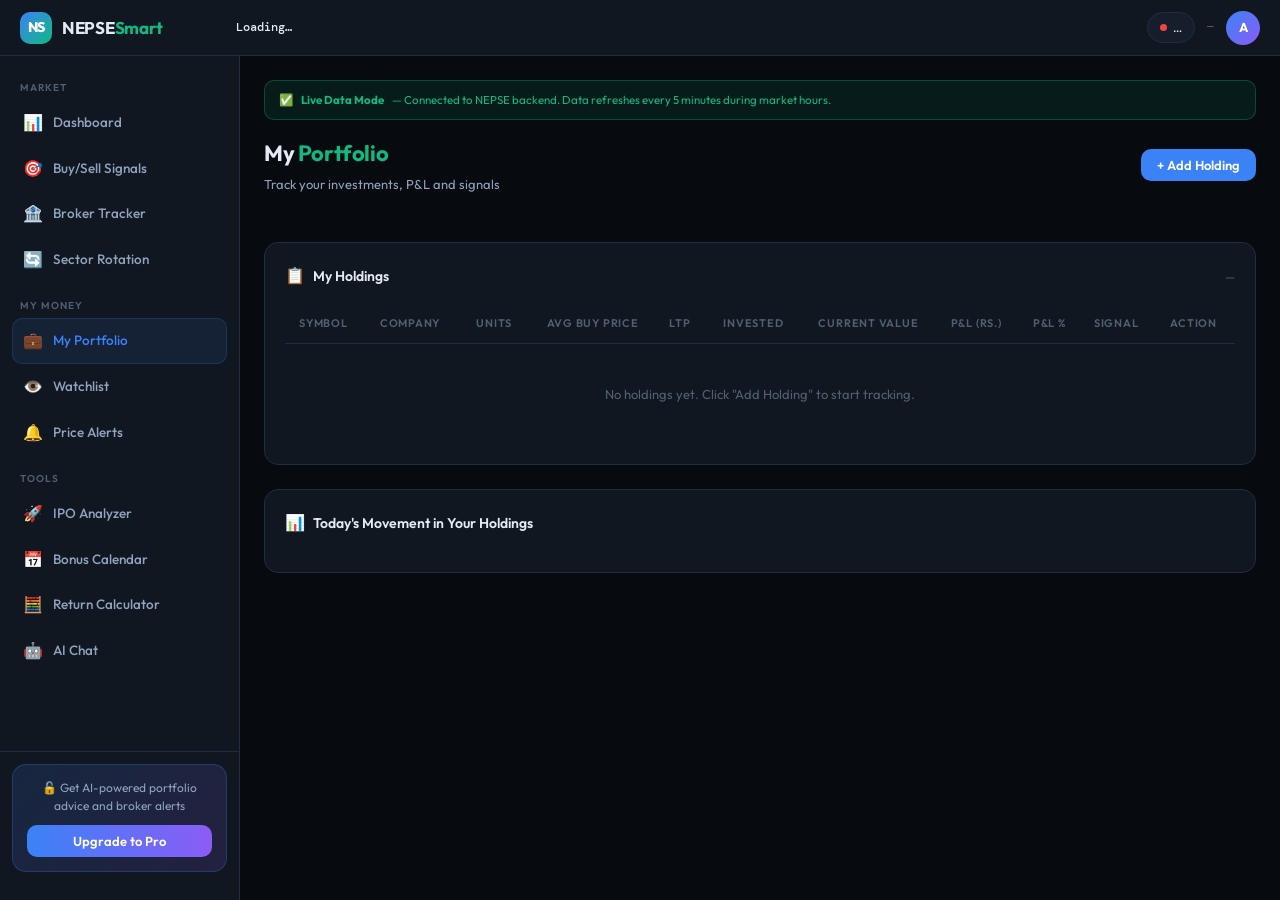
<file: portfolio.html>
<!DOCTYPE html>
<html lang="en">
<head>
<meta charset="UTF-8"/>
<meta name="viewport" content="width=device-width,initial-scale=1.0"/>
<title>My Portfolio — NEPSE Smart</title>
<link rel="stylesheet" href="assets/css/main.css"/>
</head>
<body>
<div class="app-layout">
  <header class="topbar">
    <div class="topbar-logo">
      <div class="logo-icon">NS</div>
      <div class="logo-text">NEPSE<span>Smart</span></div>
    </div>
    <div class="topbar-ticker"><div class="ticker-inner" id="ticker-inner"><div class="ticker-item"><span class="ticker-sym">Loading…</span></div></div></div>
    <div class="topbar-right">
      <div class="market-status"><div class="status-dot" id="market-dot"></div><span id="market-text">…</span></div>
      <div style="font-size:11px;color:var(--text3);font-family:var(--font-data)" id="last-updated">—</div>
      <div class="avatar">A</div>
    </div>
  </header>

  <aside class="sidebar">
    <nav>
      <div class="nav-section">
        <div class="nav-section-label">Market</div>
        <a class="nav-item" href="index.html"><span class="nav-icon">📊</span> Dashboard</a>
        <a class="nav-item" href="signals.html"><span class="nav-icon">🎯</span> Buy/Sell Signals</a>
        <a class="nav-item" href="broker.html"><span class="nav-icon">🏦</span> Broker Tracker</a>
        <a class="nav-item" href="sectors.html"><span class="nav-icon">🔄</span> Sector Rotation</a>
      </div>
      <div class="nav-section">
        <div class="nav-section-label">My Money</div>
        <a class="nav-item active" href="portfolio.html"><span class="nav-icon">💼</span> My Portfolio</a>
        <a class="nav-item" href="watchlist.html"><span class="nav-icon">👁️</span> Watchlist</a>
        <a class="nav-item" href="alerts.html"><span class="nav-icon">🔔</span> Price Alerts</a>
      </div>
      <div class="nav-section">
        <div class="nav-section-label">Tools</div>
        <a class="nav-item" href="ipo.html"><span class="nav-icon">🚀</span> IPO Analyzer</a>
        <a class="nav-item" href="calendar.html"><span class="nav-icon">📅</span> Bonus Calendar</a>
        <a class="nav-item" href="calculator.html"><span class="nav-icon">🧮</span> Return Calculator</a>
        <a class="nav-item" href="chat.html"><span class="nav-icon">🤖</span> AI Chat</a>
      </div>
    </nav>
    <div class="sidebar-footer">
      <div class="upgrade-card">
        <p>🔓 Get AI-powered portfolio advice and broker alerts</p>
        <button class="btn-upgrade">Upgrade to Pro</button>
      </div>
    </div>
  </aside>

  <main class="main-content">
    <div id="demo-disc"></div>

    <div class="page-header">
      <div>
        <div class="page-title">My <span>Portfolio</span></div>
        <div class="page-sub">Track your investments, P&L and signals</div>
      </div>
      <button class="btn btn-primary" onclick="Modal.open('add-holding-modal')">
        + Add Holding
      </button>
    </div>

    <!-- Summary Row -->
    <div class="grid-4 mb-24" id="port-summary"></div>

    <!-- Holdings Table -->
    <div class="card mb-24">
      <div class="card-header">
        <div class="card-title"><span class="icon">📋</span> My Holdings</div>
        <div style="font-size:12px;color:var(--text3)" id="last-updated-port">—</div>
      </div>
      <div class="table-wrap">
        <table class="data-table" id="holdings-table">
          <thead>
            <tr>
              <th>Symbol</th>
              <th>Company</th>
              <th class="num">Units</th>
              <th class="num">Avg Buy Price</th>
              <th class="num">LTP</th>
              <th class="num">Invested</th>
              <th class="num">Current Value</th>
              <th class="num">P&L (Rs.)</th>
              <th class="num">P&L %</th>
              <th>Signal</th>
              <th>Action</th>
            </tr>
          </thead>
          <tbody id="holdings-tbody">
            <tr><td colspan="11" style="text-align:center;padding:40px;color:var(--text3)">No holdings yet. Click "Add Holding" to start tracking.</td></tr>
          </tbody>
        </table>
      </div>
    </div>

    <!-- Today's Portfolio Movement -->
    <div class="card">
      <div class="card-header">
        <div class="card-title"><span class="icon">📊</span> Today's Movement in Your Holdings</div>
      </div>
      <div id="today-movement"></div>
    </div>
  </main>
</div>

<!-- ADD HOLDING MODAL -->
<div class="modal-overlay" id="add-holding-modal">
  <div class="modal">
    <div class="modal-header">
      <div class="modal-title">Add Holding</div>
      <button class="modal-close" onclick="Modal.close('add-holding-modal')">×</button>
    </div>
    <div style="display:flex;flex-direction:column;gap:14px">
      <div>
        <label style="font-size:12px;color:var(--text2);margin-bottom:5px;display:block">Stock Symbol *</label>
        <select class="select" id="h-symbol" style="width:100%">
          <option value="">Select stock…</option>
        </select>
      </div>
      <div>
        <label style="font-size:12px;color:var(--text2);margin-bottom:5px;display:block">Number of Units *</label>
        <input type="number" class="input" id="h-units" placeholder="e.g. 100" min="1"/>
      </div>
      <div>
        <label style="font-size:12px;color:var(--text2);margin-bottom:5px;display:block">Average Buy Price (Rs.) *</label>
        <input type="number" class="input" id="h-price" placeholder="e.g. 310.50" min="0" step="0.01"/>
      </div>
      <div>
        <label style="font-size:12px;color:var(--text2);margin-bottom:5px;display:block">Notes (optional)</label>
        <input type="text" class="input" id="h-notes" placeholder="e.g. Long term hold"/>
      </div>
      <div style="font-size:12px;color:var(--text3);background:var(--surface2);padding:10px;border-radius:var(--r-md)">
        💡 Your portfolio data is saved locally in your browser. No account needed.
      </div>
      <div style="display:flex;gap:8px;justify-content:flex-end">
        <button class="btn btn-ghost" onclick="Modal.close('add-holding-modal')">Cancel</button>
        <button class="btn btn-primary" onclick="saveHolding()">Add to Portfolio</button>
      </div>
    </div>
  </div>
</div>

<!-- EDIT HOLDING MODAL -->
<div class="modal-overlay" id="edit-holding-modal">
  <div class="modal">
    <div class="modal-header">
      <div class="modal-title">Edit Holding — <span id="edit-sym"></span></div>
      <button class="modal-close" onclick="Modal.close('edit-holding-modal')">×</button>
    </div>
    <div style="display:flex;flex-direction:column;gap:14px">
      <div>
        <label style="font-size:12px;color:var(--text2);margin-bottom:5px;display:block">Units</label>
        <input type="number" class="input" id="e-units" min="1"/>
      </div>
      <div>
        <label style="font-size:12px;color:var(--text2);margin-bottom:5px;display:block">Avg Buy Price (Rs.)</label>
        <input type="number" class="input" id="e-price" step="0.01"/>
      </div>
      <div style="display:flex;gap:8px;justify-content:flex-end">
        <button class="btn btn-danger btn-sm" onclick="deleteHolding(editSymbol)">Delete</button>
        <button class="btn btn-ghost" onclick="Modal.close('edit-holding-modal')">Cancel</button>
        <button class="btn btn-primary" onclick="updateHolding()">Update</button>
      </div>
    </div>
  </div>
</div>

<script src="assets/js/api.js?v=SmartEngine_3.7"></script>
<script src="assets/js/ui.js?v=SmartEngine_3.7"></script>
<script>
let editSymbol = '';

document.addEventListener('DOMContentLoaded', async () => {
  document.getElementById('demo-disc').innerHTML = UI.demoDisclaimer();
  await API.init();
  API.Bus.on('data:updated', render);
  // Populate stock dropdown
  const sel = document.getElementById('h-symbol');
  if (NEPSE.stocks.length) {
    NEPSE.stocks.forEach(s => {
      const opt = document.createElement('option');
      opt.value = s.symbol;
      opt.textContent = `${s.symbol} — ${s.name}`;
      sel.appendChild(opt);
    });
    render(NEPSE);
  }
});

function render(data) {
  UI.updateTicker(data.stocks);
  UI.updateMarketStatusBar(data.isMarketOpen);
  UI.updateTimestamp();
  renderPortfolio();
}

function renderPortfolio() {
  const holdings = API.calcPortfolio();
  const totalInvested = holdings.reduce((s,h) => s+h.invested, 0);
  const totalCurrent  = holdings.reduce((s,h) => s+h.current, 0);
  const totalPnl      = totalCurrent - totalInvested;
  const todayPnl      = holdings.reduce((s,h) => s + (h.units * (h.chg||0)), 0);

  // Summary
  document.getElementById('port-summary').innerHTML = `
    <div class="stat-card">
      <div class="stat-label">Total Invested</div>
      <div class="stat-value" style="font-size:20px">Rs. ${API.Utils.fmtI(totalInvested)}</div>
      <div class="stat-change neu">${holdings.length} holdings</div>
      <div class="stat-icon">💰</div>
    </div>
    <div class="stat-card">
      <div class="stat-label">Current Value</div>
      <div class="stat-value" style="font-size:20px">Rs. ${API.Utils.fmtI(totalCurrent)}</div>
      <div class="stat-change neu">Live updated</div>
      <div class="stat-icon">📈</div>
    </div>
    <div class="stat-card">
      <div class="stat-label">Total P&L</div>
      <div class="stat-value" style="font-size:20px;color:${totalPnl>=0?'var(--green)':'var(--red)'}">
        ${totalPnl>=0?'+':'−'} Rs. ${API.Utils.fmtI(Math.abs(totalPnl))}
      </div>
      <div class="stat-change ${totalPnl>=0?'up':'dn'}">
        ${totalPnl>=0?'▲':'▼'} ${API.Utils.fmt(Math.abs(totalInvested?totalPnl/totalInvested*100:0))}%
      </div>
      <div class="stat-icon">💹</div>
    </div>
    <div class="stat-card">
      <div class="stat-label">Today's P&L</div>
      <div class="stat-value" style="font-size:20px;color:${todayPnl>=0?'var(--green)':'var(--red)'}">
        ${todayPnl>=0?'+':'−'} Rs. ${API.Utils.fmtI(Math.abs(todayPnl))}
      </div>
      <div class="stat-change ${todayPnl>=0?'up':'dn'}">${todayPnl>=0?'▲':'▼'} Today</div>
      <div class="stat-icon">📅</div>
    </div>
  `;

  if (!holdings.length) {
    document.getElementById('holdings-tbody').innerHTML =
      `<tr><td colspan="11" style="text-align:center;padding:40px;color:var(--text3)">
        No holdings yet. Click "Add Holding" to start.
      </td></tr>`;
    document.getElementById('today-movement').innerHTML = '';
    return;
  }

  document.getElementById('holdings-tbody').innerHTML = holdings.map(h => {
    const pnlCls = h.pnl >= 0 ? 'up' : 'dn';
    const sig = h.sig;
    return `
      <tr style="cursor:pointer" onclick="UI.showStockModal('${h.symbol}')">
        <td class="td-symbol">${h.symbol}</td>
        <td class="td-name">${h.name || h.symbol}</td>
        <td class="num">${API.Utils.fmtI(h.units)}</td>
        <td class="num">Rs. ${API.Utils.fmt(h.avgPrice)}</td>
        <td class="num">${API.Utils.fmt(h.ltp)}</td>
        <td class="num">Rs. ${API.Utils.fmtI(h.invested)}</td>
        <td class="num">Rs. ${API.Utils.fmtI(h.current)}</td>
        <td class="num ${pnlCls}">
          ${h.pnl>=0?'+':'−'} Rs. ${API.Utils.fmtI(Math.abs(h.pnl))}
        </td>
        <td class="num ${pnlCls}">${h.pnlPct>=0?'+':''}${API.Utils.fmt(h.pnlPct)}%</td>
        <td>${sig ? UI.signalBadge(sig.signal) : '—'}</td>
        <td onclick="event.stopPropagation()">
          <div style="display:flex;gap:4px">
            <button class="btn btn-xs btn-ghost" onclick="openEdit('${h.symbol}',${h.units},${h.avgPrice})">Edit</button>
          </div>
        </td>
      </tr>
    `;
  }).join('');

  // Today's movement
  document.getElementById('today-movement').innerHTML = holdings.map(h => {
    const todayGain = h.units * (h.chg || 0);
    const cls = h.chg >= 0 ? 'up' : 'dn';
    return `
      <div style="display:flex;align-items:center;justify-content:space-between;padding:10px 0;border-bottom:1px solid var(--border)">
        <div style="display:flex;align-items:center;gap:12px">
          <div style="font-weight:700;color:var(--primary);min-width:70px">${h.symbol}</div>
          <div class="${cls}" style="font-family:var(--font-data);font-size:13px">
            ${h.chg>=0?'+':''}${API.Utils.fmt(h.chg)} (${h.chgPct>=0?'+':''}${API.Utils.fmt(h.chgPct)}%)
          </div>
        </div>
        <div class="${cls}" style="font-family:var(--font-data);font-weight:600">
          ${todayGain>=0?'+':'−'} Rs. ${API.Utils.fmtI(Math.abs(todayGain))}
        </div>
      </div>
    `;
  }).join('');
}

function saveHolding() {
  const sym   = document.getElementById('h-symbol').value;
  const units = parseInt(document.getElementById('h-units').value);
  const price = parseFloat(document.getElementById('h-price').value);
  const notes = document.getElementById('h-notes').value;
  if (!sym || !units || !price) { Toast.warn('Validation', 'Please fill all required fields'); return; }
  const existing = NEPSE.portfolio.findIndex(h => h.symbol === sym);
  if (existing >= 0) {
    // Merge: weighted average
    const old = NEPSE.portfolio[existing];
    const totalUnits = old.units + units;
    const avgPrice   = (old.units * old.avgPrice + units * price) / totalUnits;
    NEPSE.portfolio[existing] = { ...old, units: totalUnits, avgPrice: parseFloat(avgPrice.toFixed(2)), notes };
    Toast.info('Portfolio Updated', `${sym} updated. Avg price: Rs. ${avgPrice.toFixed(2)}`);
  } else {
    NEPSE.portfolio.push({ symbol: sym, units, avgPrice: price, notes, addedAt: new Date().toISOString() });
    Toast.buy('Holding Added', `${sym} × ${units} units at Rs. ${price}`);
  }
  API.savePortfolio();
  Modal.close('add-holding-modal');
  renderPortfolio();
}

function openEdit(sym, units, price) {
  editSymbol = sym;
  document.getElementById('edit-sym').textContent = sym;
  document.getElementById('e-units').value = units;
  document.getElementById('e-price').value = price;
  Modal.open('edit-holding-modal');
}

function updateHolding() {
  const units = parseInt(document.getElementById('e-units').value);
  const price = parseFloat(document.getElementById('e-price').value);
  if (!units || !price) { Toast.warn('Validation', 'Please enter valid values'); return; }
  const idx = NEPSE.portfolio.findIndex(h => h.symbol === editSymbol);
  if (idx >= 0) {
    NEPSE.portfolio[idx].units    = units;
    NEPSE.portfolio[idx].avgPrice = price;
    API.savePortfolio();
    Toast.info('Updated', `${editSymbol} holding updated`);
    Modal.close('edit-holding-modal');
    renderPortfolio();
  }
}

function deleteHolding(sym) {
  if (!confirm(`Remove ${sym} from portfolio?`)) return;
  NEPSE.portfolio = NEPSE.portfolio.filter(h => h.symbol !== sym);
  API.savePortfolio();
  Modal.close('edit-holding-modal');
  Toast.info('Removed', `${sym} removed from portfolio`);
  renderPortfolio();
}

window.portfolioModal = (sym) => {
  document.getElementById('h-symbol').value = sym;
  Modal.open('add-holding-modal');
};
</script>
</body>
</html>
</file>
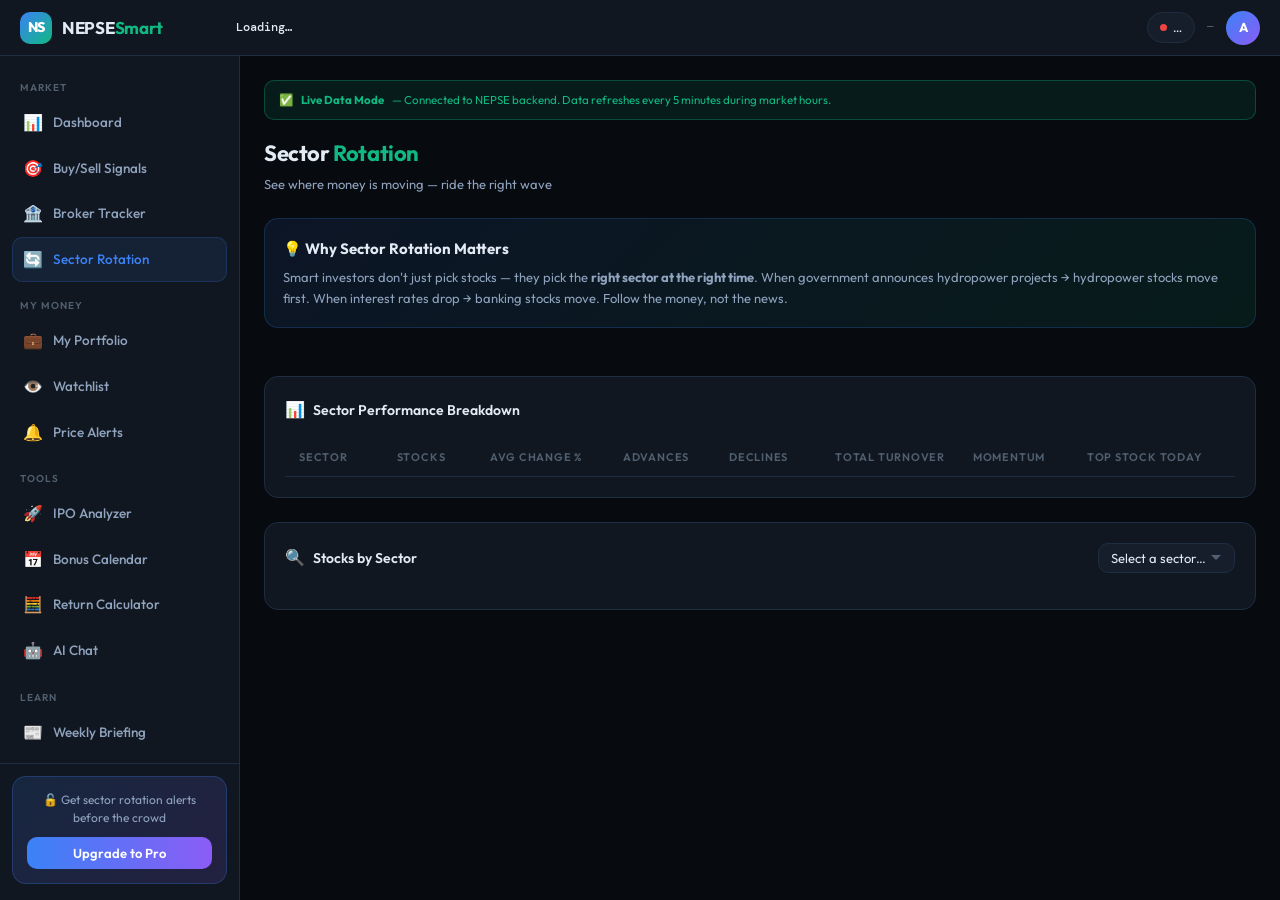
<file: sectors.html>
<!DOCTYPE html>
<html lang="en">
<head>
<meta charset="UTF-8"/>
<meta name="viewport" content="width=device-width,initial-scale=1.0"/>
<title>Sector Rotation — NEPSE Smart</title>
<link rel="stylesheet" href="assets/css/main.css"/>
</head>
<body>
<div class="app-layout">
  <header class="topbar">
    <div class="topbar-logo"><div class="logo-icon">NS</div><div class="logo-text">NEPSE<span>Smart</span></div></div>
    <div class="topbar-ticker"><div class="ticker-inner" id="ticker-inner"><div class="ticker-item"><span class="ticker-sym">Loading…</span></div></div></div>
    <div class="topbar-right">
      <div class="market-status"><div class="status-dot" id="market-dot"></div><span id="market-text">…</span></div>
      <div style="font-size:11px;color:var(--text3);font-family:var(--font-data)" id="last-updated">—</div>
      <div class="avatar">A</div>
    </div>
  </header>
  <aside class="sidebar">
    <nav>
      <div class="nav-section">
        <div class="nav-section-label">Market</div>
        <a class="nav-item" href="index.html"><span class="nav-icon">📊</span> Dashboard</a>
        <a class="nav-item" href="signals.html"><span class="nav-icon">🎯</span> Buy/Sell Signals</a>
        <a class="nav-item" href="broker.html"><span class="nav-icon">🏦</span> Broker Tracker</a>
        <a class="nav-item active" href="sectors.html"><span class="nav-icon">🔄</span> Sector Rotation</a>
      </div>
      <div class="nav-section">
        <div class="nav-section-label">My Money</div>
        <a class="nav-item" href="portfolio.html"><span class="nav-icon">💼</span> My Portfolio</a>
        <a class="nav-item" href="watchlist.html"><span class="nav-icon">👁️</span> Watchlist</a>
        <a class="nav-item" href="alerts.html"><span class="nav-icon">🔔</span> Price Alerts</a>
      </div>
      <div class="nav-section">
        <div class="nav-section-label">Tools</div>
        <a class="nav-item" href="ipo.html"><span class="nav-icon">🚀</span> IPO Analyzer</a>
        <a class="nav-item" href="calendar.html"><span class="nav-icon">📅</span> Bonus Calendar</a>
        <a class="nav-item" href="calculator.html"><span class="nav-icon">🧮</span> Return Calculator</a>
        <a class="nav-item" href="chat.html"><span class="nav-icon">🤖</span> AI Chat</a>
      </div>
      <div class="nav-section">
        <div class="nav-section-label">Learn</div>
        <a class="nav-item" href="weekly.html"><span class="nav-icon">📰</span> Weekly Briefing</a>
      </div>
    </nav>
    <div class="sidebar-footer">
      <div class="upgrade-card"><p>🔓 Get sector rotation alerts before the crowd</p><button class="btn-upgrade">Upgrade to Pro</button></div>
    </div>
  </aside>

  <main class="main-content">
    <div id="demo-disc"></div>
    <div class="page-header">
      <div>
        <div class="page-title">Sector <span>Rotation</span></div>
        <div class="page-sub">See where money is moving — ride the right wave</div>
      </div>
    </div>

    <!-- Key Insight -->
    <div style="background:linear-gradient(135deg,rgba(59,130,246,.1),rgba(16,185,129,.1));border:1px solid rgba(59,130,246,.2);border-radius:var(--r-lg);padding:18px;margin-bottom:24px">
      <div style="font-weight:700;font-size:15px;margin-bottom:6px">💡 Why Sector Rotation Matters</div>
      <div style="font-size:13px;color:var(--text2);line-height:1.6">
        Smart investors don't just pick stocks — they pick the <strong>right sector at the right time</strong>.
        When government announces hydropower projects → hydropower stocks move first.
        When interest rates drop → banking stocks move. Follow the money, not the news.
      </div>
    </div>

    <!-- Sector Heat Cards -->
    <div class="grid-auto mb-24" id="sector-cards"></div>

    <!-- Sector Details Table -->
    <div class="card mb-24">
      <div class="card-header">
        <div class="card-title"><span class="icon">📊</span> Sector Performance Breakdown</div>
      </div>
      <div class="table-wrap">
        <table class="data-table">
          <thead>
            <tr>
              <th>Sector</th>
              <th class="num">Stocks</th>
              <th class="num">Avg Change %</th>
              <th class="num">Advances</th>
              <th class="num">Declines</th>
              <th class="num">Total Turnover</th>
              <th>Momentum</th>
              <th>Top Stock Today</th>
            </tr>
          </thead>
          <tbody id="sector-tbody"></tbody>
        </table>
      </div>
    </div>

    <!-- Stocks by Sector -->
    <div class="card">
      <div class="card-header">
        <div class="card-title"><span class="icon">🔍</span> Stocks by Sector</div>
        <select class="select" id="sec-pick" onchange="renderSectorStocks()" style="padding:6px 12px;padding-right:28px">
          <option value="">Select a sector…</option>
        </select>
      </div>
      <div id="sector-stocks-table"></div>
    </div>
  </main>
</div>

<script src="assets/js/api.js?v=SmartEngine_3.7"></script>
<script src="assets/js/ui.js?v=SmartEngine_3.7"></script>
<script>
document.addEventListener('DOMContentLoaded', async () => {
  document.getElementById('demo-disc').innerHTML = UI.demoDisclaimer();
  await API.init();
  API.Bus.on('data:updated', render);
  // Immediate render if data is already loaded
  if (NEPSE.stocks && NEPSE.stocks.length > 0) {
    render(NEPSE);
  }
});

function render(data) {
  UI.updateTicker(data.stocks);
  UI.updateMarketStatusBar(data.isMarketOpen);
  UI.updateTimestamp();
  const sectors = API.analyzeSectorRotation(data.stocks);
  renderSectorCards(sectors);
  renderSectorTable(sectors, data.stocks);
  populateSectorPicker(sectors);
}

function renderSectorCards(sectors) {
  const momentumConfig = {
    HOT:      { icon:'🔥', bg:'var(--green-bg)',   border:'rgba(16,185,129,.3)',  label:'HOT',      color:'var(--green)'  },
    POSITIVE: { icon:'📈', bg:'rgba(16,185,129,.05)',border:'var(--border)',      label:'POSITIVE', color:'var(--green)'  },
    NEUTRAL:  { icon:'➡️', bg:'var(--surface)',    border:'var(--border)',        label:'NEUTRAL',  color:'var(--text3)'  },
    COLD:     { icon:'❄️', bg:'var(--red-bg)',     border:'rgba(239,68,68,.25)',  label:'COLD',     color:'var(--red)'    },
  };
  document.getElementById('sector-cards').innerHTML = sectors.map(sec => {
    const m = momentumConfig[sec.momentum] || momentumConfig.NEUTRAL;
    return `
      <div style="background:${m.bg};border:1px solid ${m.border};border-radius:var(--r-lg);padding:16px;cursor:pointer;transition:.2s"
        onclick="document.getElementById('sec-pick').value='${sec.name}';renderSectorStocks()">
        <div style="display:flex;align-items:center;justify-content:space-between;margin-bottom:8px">
          <div style="font-size:20px">${m.icon}</div>
          <span style="font-size:11px;font-weight:700;color:${m.color};background:rgba(0,0,0,.2);padding:2px 7px;border-radius:99px">${m.label}</span>
        </div>
        <div style="font-weight:700;font-size:14px;margin-bottom:2px">${sec.name}</div>
        <div style="font-family:var(--font-data);font-size:22px;font-weight:500;color:${sec.avgChg>=0?'var(--green)':'var(--red)'};margin-bottom:4px">
          ${sec.avgChg>=0?'+':''}${API.Utils.fmt(sec.avgChg)}%
        </div>
        <div style="font-size:11px;color:var(--text3)">${sec.stocks} stocks · ${API.Utils.fmtCr(sec.totalTo)} traded</div>
        <div style="font-size:11px;color:var(--text3);margin-top:2px">${sec.advances} up · ${sec.declines} down</div>
      </div>
    `;
  }).join('');
}

function renderSectorTable(sectors, stocks) {
  document.getElementById('sector-tbody').innerHTML = sectors.map(sec => {
    const topStock = stocks
      .filter(s => s.sector === sec.name)
      .sort((a,b) => Math.abs(b.chgPct) - Math.abs(a.chgPct))[0];
    const momColor = { HOT:'var(--green)', POSITIVE:'var(--green)', NEUTRAL:'var(--text3)', COLD:'var(--red)' };
    return `
      <tr>
        <td style="font-weight:600">${sec.name}</td>
        <td class="num">${sec.stocks}</td>
        <td class="num ${sec.avgChg>=0?'up':'dn'}">${sec.avgChg>=0?'+':''}${API.Utils.fmt(sec.avgChg)}%</td>
        <td class="num up">${sec.advances}</td>
        <td class="num dn">${sec.declines}</td>
        <td class="num">${API.Utils.fmtCr(sec.totalTo)}</td>
        <td>
          <span style="font-weight:700;font-size:12px;color:${momColor[sec.momentum]}">${sec.momentum}</span>
        </td>
        <td>
          ${topStock ? `<span class="td-symbol" onclick="UI.showStockModal('${topStock.symbol}')" style="cursor:pointer">${topStock.symbol}</span>
          <span class="${topStock.chg>=0?'up':'dn'}" style="font-size:12px;margin-left:6px">${topStock.chgPct>=0?'+':''}${API.Utils.fmt(topStock.chgPct)}%</span>` : '—'}
        </td>
      </tr>
    `;
  }).join('');
}

function populateSectorPicker(sectors) {
  const sel = document.getElementById('sec-pick');
  if (sel.options.length > 1) return;
  sectors.forEach(s => {
    const o = document.createElement('option'); o.value = s.name; o.textContent = s.name;
    sel.appendChild(o);
  });
}

function renderSectorStocks() {
  const sec = document.getElementById('sec-pick').value;
  if (!sec) return;
  const stocks = NEPSE.stocks.filter(s => s.sector === sec);
  const el = document.getElementById('sector-stocks-table');
  if (!stocks.length) { el.innerHTML = '<div class="empty-state"><p>No stocks found</p></div>'; return; }
  el.innerHTML = `
    <div class="table-wrap" style="margin-top:12px">
      <table class="data-table">
        <thead><tr>
          <th>Symbol</th><th>Company</th>
          <th class="num">LTP</th><th class="num">Change %</th>
          <th class="num">Volume</th><th class="num">Turnover</th>
          <th>Signal</th>
        </tr></thead>
        <tbody>
          ${stocks.sort((a,b)=>b.to-a.to).map(s => {
            const sig = API.generateSignal(s, NEPSE.brokerData.find(b=>b.symbol===s.symbol));
            return `
              <tr onclick="UI.showStockModal('${s.symbol}')" style="cursor:pointer">
                <td class="td-symbol">${s.symbol}</td>
                <td class="td-name">${s.name}</td>
                <td class="num">${API.Utils.fmt(s.ltp)}</td>
                <td class="num ${API.Utils.clsName(s.chgPct)}">${s.chgPct>=0?'+':''}${API.Utils.fmt(s.chgPct)}%</td>
                <td class="num">${API.Utils.fmtI(s.vol)}</td>
                <td class="num">${API.Utils.fmtCr(s.to)}</td>
                <td>${UI.signalBadge(sig.signal)}</td>
              </tr>
            `;
          }).join('')}
        </tbody>
      </table>
    </div>
  `;
}
</script>
</body>
</html>
</file>
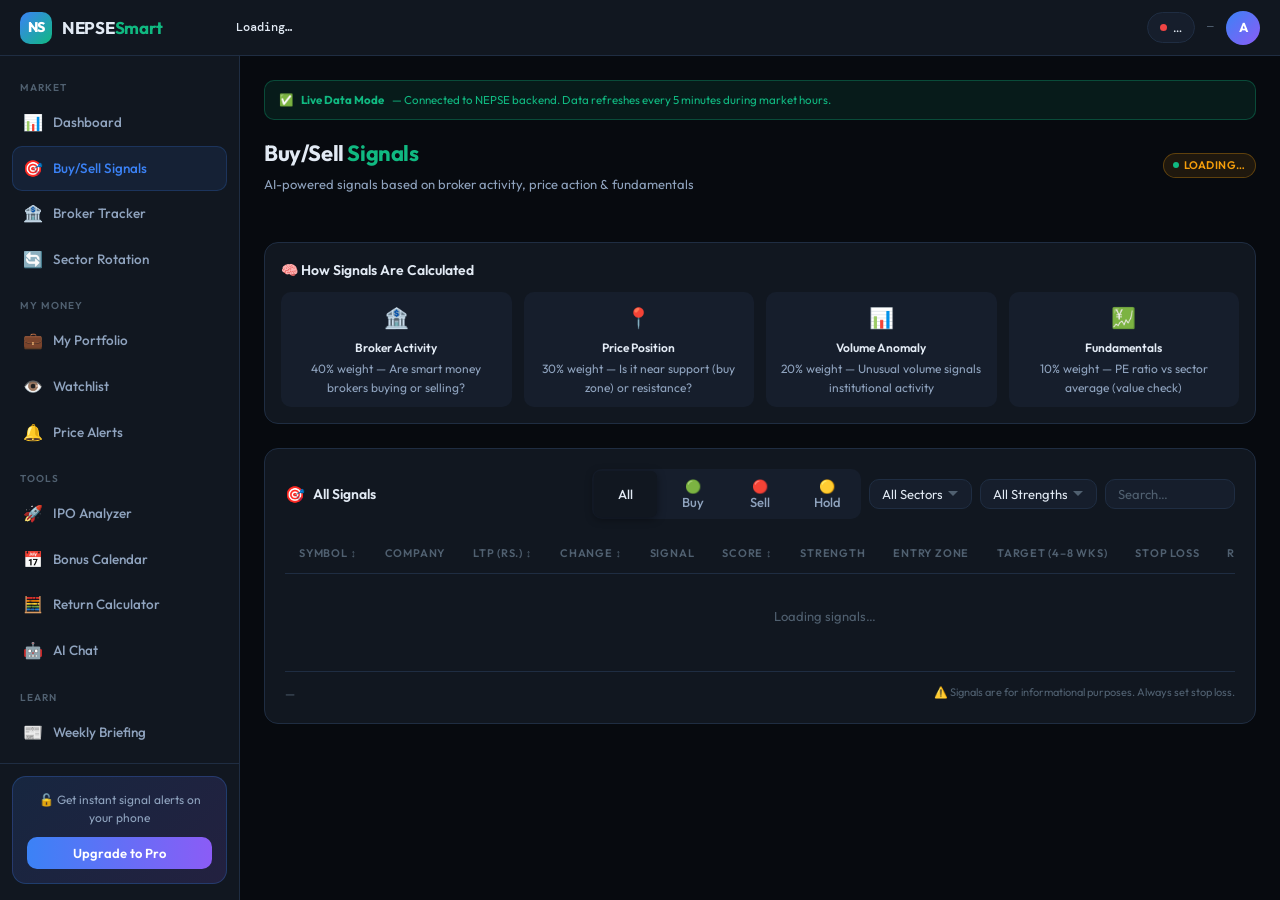
<file: signals.html>
<!DOCTYPE html>
<html lang="en">
<head>
<meta charset="UTF-8"/>
<meta name="viewport" content="width=device-width,initial-scale=1.0"/>
<title>Buy/Sell Signals — NEPSE Smart</title>
<link rel="stylesheet" href="assets/css/main.css"/>
</head>
<body>
<div class="app-layout">
  <header class="topbar">
    <div class="topbar-logo"><div class="logo-icon">NS</div><div class="logo-text">NEPSE<span>Smart</span></div></div>
    <div class="topbar-ticker"><div class="ticker-inner" id="ticker-inner"><div class="ticker-item"><span class="ticker-sym">Loading…</span></div></div></div>
    <div class="topbar-right">
      <div class="market-status"><div class="status-dot" id="market-dot"></div><span id="market-text">…</span></div>
      <div style="font-size:11px;color:var(--text3);font-family:var(--font-data)" id="last-updated">—</div>
      <div class="avatar">A</div>
    </div>
  </header>

  <aside class="sidebar">
    <nav>
      <div class="nav-section">
        <div class="nav-section-label">Market</div>
        <a class="nav-item" href="index.html"><span class="nav-icon">📊</span> Dashboard</a>
        <a class="nav-item active" href="signals.html"><span class="nav-icon">🎯</span> Buy/Sell Signals</a>
        <a class="nav-item" href="broker.html"><span class="nav-icon">🏦</span> Broker Tracker</a>
        <a class="nav-item" href="sectors.html"><span class="nav-icon">🔄</span> Sector Rotation</a>
      </div>
      <div class="nav-section">
        <div class="nav-section-label">My Money</div>
        <a class="nav-item" href="portfolio.html"><span class="nav-icon">💼</span> My Portfolio</a>
        <a class="nav-item" href="watchlist.html"><span class="nav-icon">👁️</span> Watchlist</a>
        <a class="nav-item" href="alerts.html"><span class="nav-icon">🔔</span> Price Alerts</a>
      </div>
      <div class="nav-section">
        <div class="nav-section-label">Tools</div>
        <a class="nav-item" href="ipo.html"><span class="nav-icon">🚀</span> IPO Analyzer</a>
        <a class="nav-item" href="calendar.html"><span class="nav-icon">📅</span> Bonus Calendar</a>
        <a class="nav-item" href="calculator.html"><span class="nav-icon">🧮</span> Return Calculator</a>
        <a class="nav-item" href="chat.html"><span class="nav-icon">🤖</span> AI Chat</a>
      </div>
      <div class="nav-section">
        <div class="nav-section-label">Learn</div>
        <a class="nav-item" href="weekly.html"><span class="nav-icon">📰</span> Weekly Briefing</a>
      </div>
    </nav>
    <div class="sidebar-footer">
      <div class="upgrade-card"><p>🔓 Get instant signal alerts on your phone</p><button class="btn-upgrade">Upgrade to Pro</button></div>
    </div>
  </aside>

  <main class="main-content">
    <div id="demo-disc"></div>

    <div class="page-header">
      <div>
        <div class="page-title">Buy/Sell <span>Signals</span></div>
        <div class="page-sub">AI-powered signals based on broker activity, price action & fundamentals</div>
      </div>
      <div class="live-badge" id="live-ind" style="background:var(--yellow-bg);color:var(--yellow);border:1px solid rgba(245,158,11,.3)">Loading…</div>
    </div>

    <!-- Signal Summary Cards -->
    <div class="grid-4 mb-24" id="sig-summary"></div>

    <!-- How signals work -->
    <div style="background:var(--surface);border:1px solid var(--border);border-radius:var(--r-lg);padding:16px;margin-bottom:24px">
      <div style="font-weight:600;margin-bottom:10px">🧠 How Signals Are Calculated</div>
      <div style="display:grid;grid-template-columns:repeat(4,1fr);gap:12px;font-size:12px;color:var(--text2)">
        <div style="text-align:center;padding:10px;background:var(--surface2);border-radius:var(--r-md)">
          <div style="font-size:20px;margin-bottom:4px">🏦</div>
          <div style="font-weight:600;color:var(--text);margin-bottom:2px">Broker Activity</div>
          <div>40% weight — Are smart money brokers buying or selling?</div>
        </div>
        <div style="text-align:center;padding:10px;background:var(--surface2);border-radius:var(--r-md)">
          <div style="font-size:20px;margin-bottom:4px">📍</div>
          <div style="font-weight:600;color:var(--text);margin-bottom:2px">Price Position</div>
          <div>30% weight — Is it near support (buy zone) or resistance?</div>
        </div>
        <div style="text-align:center;padding:10px;background:var(--surface2);border-radius:var(--r-md)">
          <div style="font-size:20px;margin-bottom:4px">📊</div>
          <div style="font-weight:600;color:var(--text);margin-bottom:2px">Volume Anomaly</div>
          <div>20% weight — Unusual volume signals institutional activity</div>
        </div>
        <div style="text-align:center;padding:10px;background:var(--surface2);border-radius:var(--r-md)">
          <div style="font-size:20px;margin-bottom:4px">💹</div>
          <div style="font-weight:600;color:var(--text);margin-bottom:2px">Fundamentals</div>
          <div>10% weight — PE ratio vs sector average (value check)</div>
        </div>
      </div>
    </div>

    <!-- Filter + Table -->
    <div class="card">
      <div class="card-header">
        <div class="card-title"><span class="icon">🎯</span> All Signals</div>
        <div style="display:flex;gap:8px;flex-wrap:wrap;align-items:center">
          <div class="tabs" style="margin-bottom:0;padding:2px">
            <button class="tab active" onclick="setFilter('ALL',this)">All</button>
            <button class="tab" onclick="setFilter('BUY',this)">🟢 Buy</button>
            <button class="tab" onclick="setFilter('SELL',this)">🔴 Sell</button>
            <button class="tab" onclick="setFilter('HOLD',this)">🟡 Hold</button>
          </div>
          <select class="select" id="sector-fil" onchange="renderTable()" style="padding:6px 12px;padding-right:28px">
            <option value="">All Sectors</option>
          </select>
          <select class="select" id="strength-fil" onchange="renderTable()" style="padding:6px 12px;padding-right:28px">
            <option value="">All Strengths</option>
            <option value="STRONG">Strong Only</option>
            <option value="MODERATE">Moderate</option>
          </select>
          <input type="text" class="input" id="sym-search" placeholder="Search…"
            style="width:130px;padding:6px 12px" oninput="renderTable()"/>
        </div>
      </div>

      <div class="table-wrap">
        <table class="data-table">
          <thead>
            <tr>
              <th onclick="sort('symbol')">Symbol ↕</th>
              <th>Company</th>
              <th class="num" onclick="sort('ltp')">LTP (Rs.) ↕</th>
              <th class="num" onclick="sort('chgPct')">Change ↕</th>
              <th>Signal</th>
              <th onclick="sort('score')">Score ↕</th>
              <th>Strength</th>
              <th>Entry Zone</th>
              <th>Target (4–8 wks)</th>
              <th>Stop Loss</th>
              <th>Reason</th>
              <th>Action</th>
            </tr>
          </thead>
          <tbody id="sig-tbody">
            <tr><td colspan="12" style="text-align:center;padding:32px;color:var(--text3)">Loading signals…</td></tr>
          </tbody>
        </table>
      </div>
      <div style="display:flex;justify-content:space-between;margin-top:12px;padding-top:12px;border-top:1px solid var(--border)">
        <div style="font-size:12px;color:var(--text3)" id="sig-info">—</div>
        <div style="font-size:11px;color:var(--text3)">⚠️ Signals are for informational purposes. Always set stop loss.</div>
      </div>
    </div>
  </main>
</div>

<script src="assets/js/api.js?v=SmartEngine_3.7"></script>
<script src="assets/js/ui.js?v=SmartEngine_3.7"></script>
<script>
let allSigs = [], curFilter = 'ALL', sortCol = 'score', sortAsc = false;

document.addEventListener('DOMContentLoaded', async () => {
  document.getElementById('demo-disc').innerHTML = UI.demoDisclaimer();
  await API.init();
  API.Bus.on('data:updated', render);
  // Immediate render if data is already loaded
  if (NEPSE.stocks && NEPSE.stocks.length > 0) {
    render(NEPSE);
  }
});

function render(data) {
  UI.updateTicker(data.stocks);
  UI.updateMarketStatusBar(data.isMarketOpen);
  UI.updateTimestamp();
  // Update live indicator
  const ind = document.getElementById('live-ind');
  if (ind) {
    if (API.CONFIG.DEMO_MODE) {
      ind.textContent = 'DEMO'; ind.style.background = 'var(--yellow-bg)';
      ind.style.color = 'var(--yellow)'; ind.style.border = '1px solid rgba(245,158,11,.3)';
    } else {
      ind.textContent = 'LIVE'; ind.style.background = 'var(--green-bg)';
      ind.style.color = 'var(--green)'; ind.style.border = '1px solid rgba(16,185,129,.3)';
    }
  }

  // Build signals
  allSigs = data.stocks.map(s => {
    const acc = data.brokerData.find(b => b.symbol === s.symbol);
    const sig = API.generateSignal(s, acc);
    return { ...s, sig, acc };
  });

  // Populate sector filter
  const secSel = document.getElementById('sector-fil');
  if (secSel.options.length <= 1) {
    const sectors = [...new Set(allSigs.map(s => s.sector).filter(Boolean))].sort();
    sectors.forEach(sec => {
      const o = document.createElement('option'); o.value = sec; o.textContent = sec;
      secSel.appendChild(o);
    });
  }

  renderSummary();
  renderTable();
}

function renderSummary() {
  const buy    = allSigs.filter(s => s.sig.signal === 'BUY').length;
  const sell   = allSigs.filter(s => s.sig.signal === 'SELL').length;
  const hold   = allSigs.filter(s => s.sig.signal === 'HOLD').length;
  const strong = allSigs.filter(s => s.sig.strength === 'STRONG').length;
  document.getElementById('sig-summary').innerHTML = `
    <div class="stat-card" onclick="setFilter('BUY')" style="cursor:pointer;border-left:3px solid var(--green)">
      <div class="stat-label">Buy Signals</div>
      <div class="stat-value" style="font-size:30px;color:var(--green)">${buy}</div>
      <div class="stat-change up">Recommended buy</div>
      <div class="stat-icon">🟢</div>
    </div>
    <div class="stat-card" onclick="setFilter('SELL')" style="cursor:pointer;border-left:3px solid var(--red)">
      <div class="stat-label">Sell Signals</div>
      <div class="stat-value" style="font-size:30px;color:var(--red)">${sell}</div>
      <div class="stat-change dn">Consider exiting</div>
      <div class="stat-icon">🔴</div>
    </div>
    <div class="stat-card" onclick="setFilter('HOLD')" style="cursor:pointer">
      <div class="stat-label">Hold / Watch</div>
      <div class="stat-value" style="font-size:30px;color:var(--yellow)">${hold}</div>
      <div class="stat-change neu">Monitor closely</div>
      <div class="stat-icon">🟡</div>
    </div>
    <div class="stat-card">
      <div class="stat-label">Strong Signals</div>
      <div class="stat-value" style="font-size:30px;color:var(--primary)">${strong}</div>
      <div class="stat-change neu">High confidence</div>
      <div class="stat-icon">💪</div>
    </div>
  `;
}

function setFilter(f, btn) {
  curFilter = f;
  document.querySelectorAll('.tabs .tab').forEach(t => t.classList.remove('active'));
  if (btn) btn.classList.add('active');
  renderTable();
}

function sort(col) {
  sortAsc = sortCol === col ? !sortAsc : false;
  sortCol = col;
  renderTable();
}

function renderTable() {
  const q    = document.getElementById('sym-search').value.toLowerCase();
  const sec  = document.getElementById('sector-fil').value;
  const str  = document.getElementById('strength-fil').value;

  let data = allSigs.filter(s => {
    if (curFilter !== 'ALL' && s.sig.signal !== curFilter) return false;
    if (q && !s.symbol.toLowerCase().includes(q) && !s.name.toLowerCase().includes(q)) return false;
    if (sec && s.sector !== sec) return false;
    if (str && s.sig.strength !== str) return false;
    return true;
  });

  data.sort((a, b) => {
    let va = sortCol === 'score' ? a.sig.score : a[sortCol];
    let vb = sortCol === 'score' ? b.sig.score : b[sortCol];
    if (typeof va === 'string') return sortAsc ? va.localeCompare(vb) : vb.localeCompare(va);
    va = va ?? -Infinity; vb = vb ?? -Infinity;
    return sortAsc ? va - vb : vb - va;
  });

  document.getElementById('sig-info').textContent = `Showing ${data.length} signals`;

  const strengthBadge = (s) => {
    const map = { STRONG: ['var(--green-bg)','var(--green)'], MODERATE: ['var(--yellow-bg)','var(--yellow)'], NEUTRAL: ['var(--surface3)','var(--text3)'] };
    const [bg, color] = map[s] || map.NEUTRAL;
    return `<span style="background:${bg};color:${color};padding:2px 8px;border-radius:99px;font-size:11px;font-weight:700">${s}</span>`;
  };

  document.getElementById('sig-tbody').innerHTML = data.map(s => `
    <tr onclick="UI.showStockModal('${s.symbol}')" style="cursor:pointer">
      <td class="td-symbol">${s.symbol}</td>
      <td class="td-name">${s.name}</td>
      <td class="num">${API.Utils.fmt(s.ltp)}</td>
      <td class="num">
        <div class="change-cell ${API.Utils.clsName(s.chgPct)}">
          ${API.Utils.arrow(s.chg)} ${API.Utils.fmt(Math.abs(s.chgPct))}%
        </div>
      </td>
      <td>${UI.signalBadge(s.sig.signal)}</td>
      <td>${UI.accumulationBar(s.sig.score)}</td>
      <td>${strengthBadge(s.sig.strength)}</td>
      <td style="font-size:12px;color:var(--text2);white-space:nowrap">${s.sig.zone}</td>
      <td style="font-size:12px;color:var(--green);white-space:nowrap">${s.sig.target || '—'}</td>
      <td style="font-size:12px;color:var(--red);white-space:nowrap">${s.sig.stopLoss || '—'}</td>
      <td style="font-size:11px;color:var(--text3);max-width:180px;white-space:nowrap;overflow:hidden;text-overflow:ellipsis">${s.sig.reason}</td>
      <td onclick="event.stopPropagation()" style="white-space:nowrap">
        <div style="display:flex;gap:4px">
          <button class="btn btn-xs ${s.sig.signal==='BUY'?'btn-success':'btn-ghost'}"
            onclick="UI.addToWatchlist('${s.symbol}')">+Watch</button>
          <button class="btn btn-xs btn-ghost"
            onclick="openAlertModal('${s.symbol}')">🔔</button>
        </div>
      </td>
    </tr>
  `).join('') || `<tr><td colspan="12" style="text-align:center;padding:28px;color:var(--text3)">No signals match this filter</td></tr>`;
}
</script>
</body>
</html>
</file>
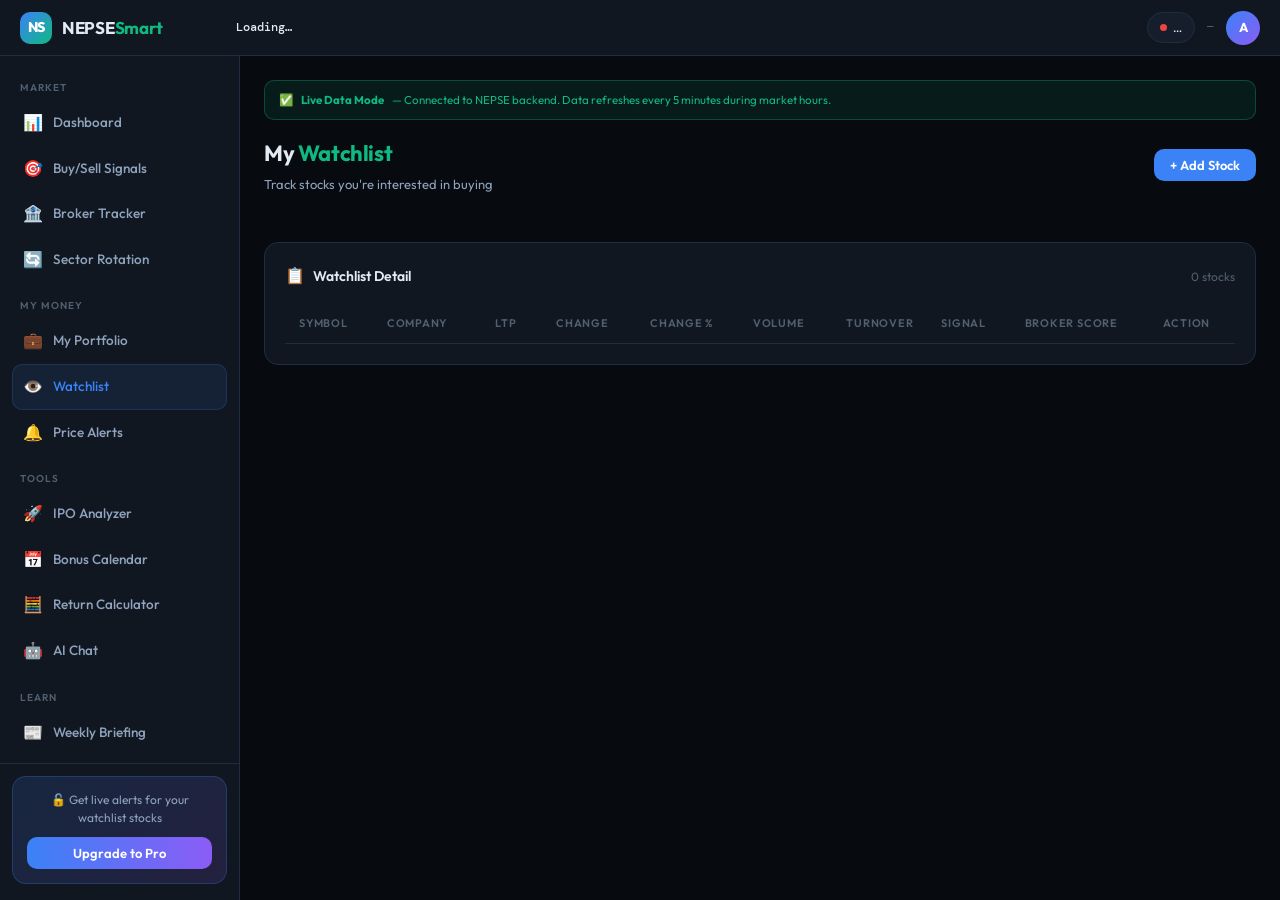
<file: watchlist.html>
<!DOCTYPE html>
<html lang="en">
<head>
<meta charset="UTF-8"/>
<meta name="viewport" content="width=device-width,initial-scale=1.0"/>
<title>Watchlist — NEPSE Smart</title>
<link rel="stylesheet" href="assets/css/main.css"/>
</head>
<body>
<div class="app-layout">
  <header class="topbar">
    <div class="topbar-logo"><div class="logo-icon">NS</div><div class="logo-text">NEPSE<span>Smart</span></div></div>
    <div class="topbar-ticker"><div class="ticker-inner" id="ticker-inner"><div class="ticker-item"><span class="ticker-sym">Loading…</span></div></div></div>
    <div class="topbar-right">
      <div class="market-status"><div class="status-dot" id="market-dot"></div><span id="market-text">…</span></div>
      <div style="font-size:11px;color:var(--text3);font-family:var(--font-data)" id="last-updated">—</div>
      <div class="avatar">A</div>
    </div>
  </header>
  <aside class="sidebar">
    <nav>
      <div class="nav-section">
        <div class="nav-section-label">Market</div>
        <a class="nav-item" href="index.html"><span class="nav-icon">📊</span> Dashboard</a>
        <a class="nav-item" href="signals.html"><span class="nav-icon">🎯</span> Buy/Sell Signals</a>
        <a class="nav-item" href="broker.html"><span class="nav-icon">🏦</span> Broker Tracker</a>
        <a class="nav-item" href="sectors.html"><span class="nav-icon">🔄</span> Sector Rotation</a>
      </div>
      <div class="nav-section">
        <div class="nav-section-label">My Money</div>
        <a class="nav-item" href="portfolio.html"><span class="nav-icon">💼</span> My Portfolio</a>
        <a class="nav-item active" href="watchlist.html"><span class="nav-icon">👁️</span> Watchlist</a>
        <a class="nav-item" href="alerts.html"><span class="nav-icon">🔔</span> Price Alerts</a>
      </div>
      <div class="nav-section">
        <div class="nav-section-label">Tools</div>
        <a class="nav-item" href="ipo.html"><span class="nav-icon">🚀</span> IPO Analyzer</a>
        <a class="nav-item" href="calendar.html"><span class="nav-icon">📅</span> Bonus Calendar</a>
        <a class="nav-item" href="calculator.html"><span class="nav-icon">🧮</span> Return Calculator</a>
        <a class="nav-item" href="chat.html"><span class="nav-icon">🤖</span> AI Chat</a>
      </div>
      <div class="nav-section">
        <div class="nav-section-label">Learn</div>
        <a class="nav-item" href="weekly.html"><span class="nav-icon">📰</span> Weekly Briefing</a>
      </div>
    </nav>
    <div class="sidebar-footer">
      <div class="upgrade-card"><p>🔓 Get live alerts for your watchlist stocks</p><button class="btn-upgrade">Upgrade to Pro</button></div>
    </div>
  </aside>

  <main class="main-content">
    <div id="demo-disc"></div>
    <div class="page-header">
      <div>
        <div class="page-title">My <span>Watchlist</span></div>
        <div class="page-sub">Track stocks you're interested in buying</div>
      </div>
      <button class="btn btn-primary" onclick="Modal.open('add-watch-modal')">+ Add Stock</button>
    </div>

    <!-- Watchlist Cards -->
    <div id="watch-grid" class="grid-auto mb-24"></div>

    <!-- Watchlist Table (detailed) -->
    <div class="card">
      <div class="card-header">
        <div class="card-title"><span class="icon">📋</span> Watchlist Detail</div>
        <div style="font-size:12px;color:var(--text3)" id="watch-count-label">0 stocks</div>
      </div>
      <div class="table-wrap">
        <table class="data-table">
          <thead>
            <tr>
              <th>Symbol</th><th>Company</th>
              <th class="num">LTP</th><th class="num">Change</th><th class="num">Change %</th>
              <th class="num">Volume</th><th class="num">Turnover</th>
              <th>Signal</th><th>Broker Score</th><th>Action</th>
            </tr>
          </thead>
          <tbody id="watch-tbody"></tbody>
        </table>
      </div>
    </div>
  </main>
</div>

<!-- ADD TO WATCHLIST MODAL -->
<div class="modal-overlay" id="add-watch-modal">
  <div class="modal">
    <div class="modal-header">
      <div class="modal-title">Add to Watchlist</div>
      <button class="modal-close" onclick="Modal.close('add-watch-modal')">×</button>
    </div>
    <div style="display:flex;flex-direction:column;gap:14px">
      <div>
        <label style="font-size:12px;color:var(--text2);margin-bottom:5px;display:block">Select Stock</label>
        <select class="select" id="w-symbol" style="width:100%"><option value="">Choose…</option></select>
      </div>
      <div style="display:flex;gap:8px;justify-content:flex-end">
        <button class="btn btn-ghost" onclick="Modal.close('add-watch-modal')">Cancel</button>
        <button class="btn btn-primary" onclick="addWatch()">Add to Watchlist</button>
      </div>
    </div>
  </div>
</div>

<script src="assets/js/api.js?v=SmartEngine_3.7"></script>
<script src="assets/js/ui.js?v=SmartEngine_3.7"></script>
<script>
document.addEventListener('DOMContentLoaded', async () => {
  document.getElementById('demo-disc').innerHTML = UI.demoDisclaimer();
  await API.init();
  // Populate dropdown
  const sel = document.getElementById('w-symbol');
  if (NEPSE.stocks.length) {
    NEPSE.stocks.forEach(s => {
      const o = document.createElement('option'); o.value = s.symbol;
      o.textContent = `${s.symbol} — ${s.name}`; sel.appendChild(o);
    });
    render(NEPSE);
  }
  API.Bus.on('data:updated', render);
});

function render(data) {
  UI.updateTicker(data.stocks); UI.updateMarketStatusBar(data.isMarketOpen); UI.updateTimestamp();
  renderWatchlist(data);
}

function renderWatchlist(data) {
  const wl = NEPSE.watchlist;
  document.getElementById('watch-count-label').textContent = `${wl.length} stocks`;

  if (!wl.length) {
    document.getElementById('watch-grid').innerHTML = `
      <div style="grid-column:1/-1">
        <div class="empty-state">
          <div class="icon">👁️</div>
          <p>Your watchlist is empty.<br>Add stocks from the signals page or broker tracker.</p>
          <button class="btn btn-primary btn-sm mt-16" onclick="Modal.open('add-watch-modal')">Add Stock</button>
        </div>
      </div>`;
    document.getElementById('watch-tbody').innerHTML =
      `<tr><td colspan="10" style="text-align:center;padding:28px;color:var(--text3)">No stocks in watchlist</td></tr>`;
    return;
  }

  const watchStocks = wl.map(sym => {
    const s = data.stocks.find(x => x.symbol === sym) || { symbol: sym, name: sym, ltp:0, chg:0, chgPct:0, vol:0, to:0 };
    const acc = data.brokerData.find(b => b.symbol === sym);
    const sig = API.generateSignal(s, acc);
    return { ...s, sig, acc };
  });

  // Cards
  document.getElementById('watch-grid').innerHTML = watchStocks.map(s => `
    <div style="background:var(--surface);border:1px solid ${s.sig.signal==='BUY'?'rgba(16,185,129,.3)':s.sig.signal==='SELL'?'rgba(239,68,68,.3)':'var(--border)'};
      border-radius:var(--r-lg);padding:16px;cursor:pointer;transition:.2s"
      onclick="UI.showStockModal('${s.symbol}')"
      onmouseenter="this.style.transform='translateY(-2px)'" onmouseleave="this.style.transform='none'">
      <div style="display:flex;justify-content:space-between;align-items:flex-start;margin-bottom:10px">
        <div>
          <div style="font-weight:700;font-size:15px;color:var(--primary)">${s.symbol}</div>
          <div style="font-size:11px;color:var(--text3)">${s.name}</div>
        </div>
        ${UI.signalBadge(s.sig.signal)}
      </div>
      <div style="font-family:var(--font-data);font-size:24px;font-weight:500;margin-bottom:4px">Rs. ${API.Utils.fmt(s.ltp)}</div>
      <div class="${API.Utils.clsName(s.chg)}" style="font-size:13px;margin-bottom:12px">
        ${API.Utils.arrow(s.chg)} ${s.chg>=0?'+':''}${API.Utils.fmt(s.chg)} (${s.chgPct>=0?'+':''}${API.Utils.fmt(s.chgPct)}%)
      </div>
      <div style="font-size:11px;color:var(--text3);margin-bottom:8px">Entry: ${s.sig.zone}</div>
      ${s.acc ? `
        <div style="font-size:11px;color:var(--text2);margin-bottom:8px">
          Broker accumulation: ${s.acc.trend}
        </div>` : ''}
      <div style="display:flex;gap:6px">
        <button class="btn btn-xs btn-ghost" onclick="event.stopPropagation();removeWatch('${s.symbol}')">Remove</button>
        <button class="btn btn-xs btn-ghost" onclick="event.stopPropagation();openAlertModal('${s.symbol}')">🔔 Alert</button>
        <button class="btn btn-xs btn-ghost" onclick="event.stopPropagation();location.href='portfolio.html'">+ Portfolio</button>
      </div>
    </div>
  `).join('');

  // Table
  document.getElementById('watch-tbody').innerHTML = watchStocks.map(s => `
    <tr onclick="UI.showStockModal('${s.symbol}')" style="cursor:pointer">
      <td class="td-symbol">${s.symbol}</td>
      <td class="td-name">${s.name}</td>
      <td class="num">${API.Utils.fmt(s.ltp)}</td>
      <td class="num ${API.Utils.clsName(s.chg)}">${s.chg>=0?'+':''}${API.Utils.fmt(s.chg)}</td>
      <td class="num ${API.Utils.clsName(s.chgPct)}">${s.chgPct>=0?'+':''}${API.Utils.fmt(s.chgPct)}%</td>
      <td class="num">${API.Utils.fmtI(s.vol)}</td>
      <td class="num">${API.Utils.fmtCr(s.to)}</td>
      <td>${UI.signalBadge(s.sig.signal)}</td>
      <td>${s.acc ? UI.accumulationBar(s.acc.score) : '—'}</td>
      <td onclick="event.stopPropagation()">
        <button class="btn btn-xs btn-danger" onclick="removeWatch('${s.symbol}')">✕</button>
      </td>
    </tr>
  `).join('');
}

function addWatch() {
  const sym = document.getElementById('w-symbol').value;
  if (!sym) { Toast.warn('Select Stock', 'Please choose a stock'); return; }
  UI.addToWatchlist(sym);
  Modal.close('add-watch-modal');
  renderWatchlist({ stocks: NEPSE.stocks, brokerData: NEPSE.brokerData });
}

function removeWatch(sym) {
  NEPSE.watchlist = NEPSE.watchlist.filter(s => s !== sym);
  API.saveWatchlist();
  Toast.info('Removed', `${sym} removed from watchlist`);
  renderWatchlist({ stocks: NEPSE.stocks, brokerData: NEPSE.brokerData });
}
</script>
</body>
</html>
</file>
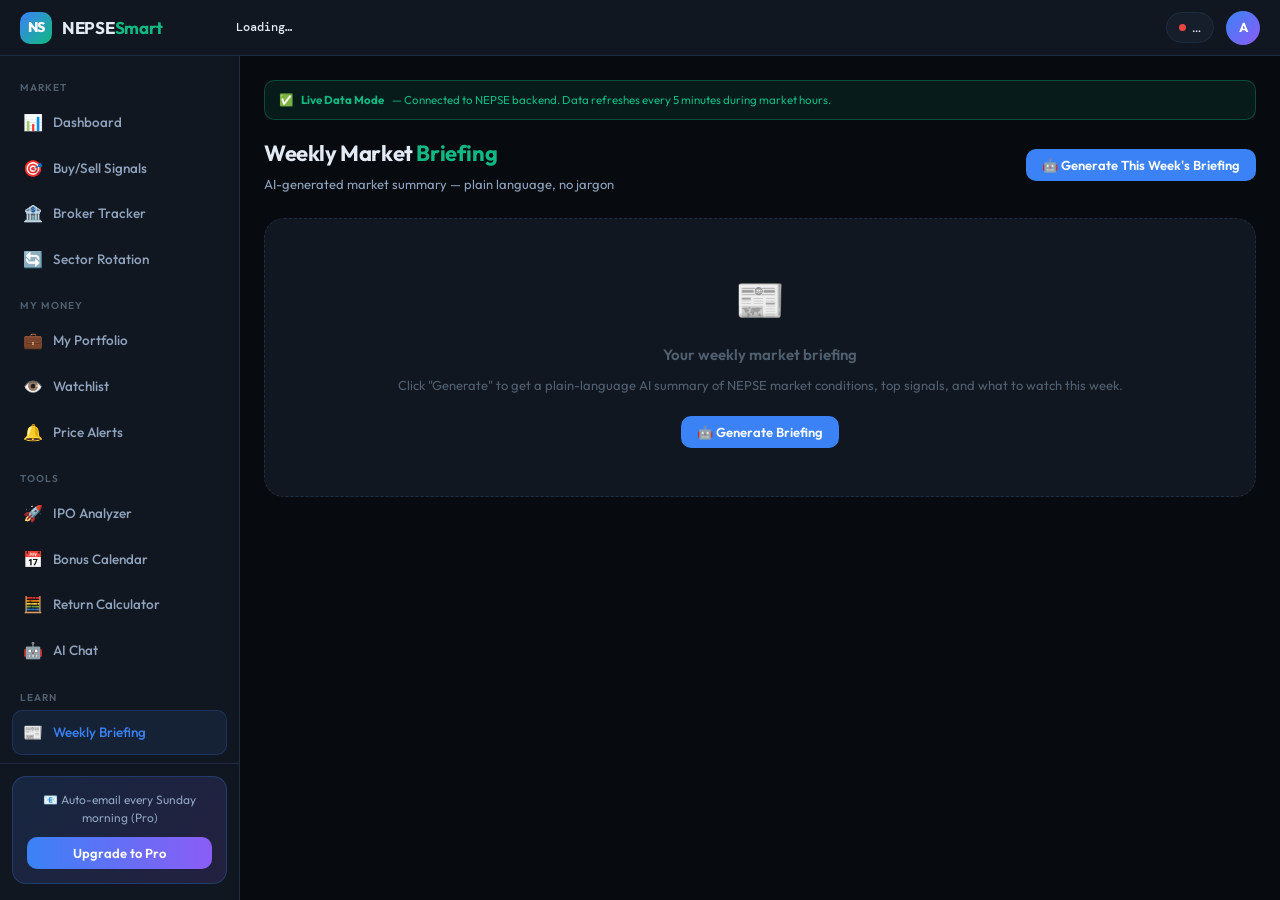
<file: weekly.html>
<!DOCTYPE html>
<html lang="en">
<head>
<meta charset="UTF-8"/>
<meta name="viewport" content="width=device-width,initial-scale=1.0"/>
<title>Weekly Briefing — NEPSE Smart</title>
<link rel="stylesheet" href="assets/css/main.css"/>
<style>
.brief-section{background:var(--surface);border:1px solid var(--border);border-radius:var(--r-lg);padding:20px;margin-bottom:16px}
.brief-section h3{font-size:15px;font-weight:700;margin-bottom:12px;display:flex;align-items:center;gap:8px}
.brief-body{font-size:13.5px;color:var(--text2);line-height:1.8}
.brief-body strong{color:var(--text)}
.brief-body .highlight{background:var(--yellow-bg);color:var(--yellow);padding:2px 7px;border-radius:4px;font-weight:600}
.brief-body .up-tag{background:var(--green-bg);color:var(--green);padding:2px 7px;border-radius:4px;font-weight:600}
.brief-body .dn-tag{background:var(--red-bg);color:var(--red);padding:2px 7px;border-radius:4px;font-weight:600}
.loading-gif{text-align:center;padding:32px;color:var(--text3)}
.gen-btn{width:100%}
</style>
</head>
<body>
<div class="app-layout">
  <header class="topbar">
    <div class="topbar-logo"><div class="logo-icon">NS</div><div class="logo-text">NEPSE<span>Smart</span></div></div>
    <div class="topbar-ticker"><div class="ticker-inner" id="ticker-inner"><div class="ticker-item"><span class="ticker-sym">Loading…</span></div></div></div>
    <div class="topbar-right">
      <div class="market-status"><div class="status-dot" id="market-dot"></div><span id="market-text">…</span></div>
      <div class="avatar">A</div>
    </div>
  </header>
  <aside class="sidebar">
    <nav>
      <div class="nav-section">
        <div class="nav-section-label">Market</div>
        <a class="nav-item" href="index.html"><span class="nav-icon">📊</span> Dashboard</a>
        <a class="nav-item" href="signals.html"><span class="nav-icon">🎯</span> Buy/Sell Signals</a>
        <a class="nav-item" href="broker.html"><span class="nav-icon">🏦</span> Broker Tracker</a>
        <a class="nav-item" href="sectors.html"><span class="nav-icon">🔄</span> Sector Rotation</a>
      </div>
      <div class="nav-section">
        <div class="nav-section-label">My Money</div>
        <a class="nav-item" href="portfolio.html"><span class="nav-icon">💼</span> My Portfolio</a>
        <a class="nav-item" href="watchlist.html"><span class="nav-icon">👁️</span> Watchlist</a>
        <a class="nav-item" href="alerts.html"><span class="nav-icon">🔔</span> Price Alerts</a>
      </div>
      <div class="nav-section">
        <div class="nav-section-label">Tools</div>
        <a class="nav-item" href="ipo.html"><span class="nav-icon">🚀</span> IPO Analyzer</a>
        <a class="nav-item" href="calendar.html"><span class="nav-icon">📅</span> Bonus Calendar</a>
        <a class="nav-item" href="calculator.html"><span class="nav-icon">🧮</span> Return Calculator</a>
        <a class="nav-item" href="chat.html"><span class="nav-icon">🤖</span> AI Chat</a>
      </div>
      <div class="nav-section">
        <div class="nav-section-label">Learn</div>
        <a class="nav-item active" href="weekly.html"><span class="nav-icon">📰</span> Weekly Briefing</a>
      </div>
    </nav>
    <div class="sidebar-footer">
      <div class="upgrade-card"><p>📧 Auto-email every Sunday morning (Pro)</p><button class="btn-upgrade">Upgrade to Pro</button></div>
    </div>
  </aside>

  <main class="main-content">
    <div id="demo-disc"></div>
    <div class="page-header">
      <div>
        <div class="page-title">Weekly Market <span>Briefing</span></div>
        <div class="page-sub">AI-generated market summary — plain language, no jargon</div>
      </div>
      <button class="btn btn-primary" id="gen-btn" onclick="generateBriefing()">
        🤖 Generate This Week's Briefing
      </button>
    </div>

    <div id="briefing-area">
      <div style="background:var(--surface);border:1px dashed var(--border);border-radius:var(--r-xl);padding:48px;text-align:center;color:var(--text3)">
        <div style="font-size:40px;margin-bottom:12px">📰</div>
        <div style="font-size:15px;font-weight:600;margin-bottom:8px">Your weekly market briefing</div>
        <div style="font-size:13px;margin-bottom:20px">Click "Generate" to get a plain-language AI summary of NEPSE market conditions, top signals, and what to watch this week.</div>
        <button class="btn btn-primary" onclick="generateBriefing()">🤖 Generate Briefing</button>
      </div>
    </div>
  </main>
</div>

<script src="assets/js/api.js?v=SmartEngine_3.7"></script>
<script src="assets/js/ui.js?v=SmartEngine_3.7"></script>
<script>
document.addEventListener('DOMContentLoaded', async () => {
  document.getElementById('demo-disc').innerHTML = UI.demoDisclaimer();
  await API.init();
  const update = (d) => { UI.updateTicker(d.stocks); UI.updateMarketStatusBar(d.isMarketOpen); };
  API.Bus.on('data:updated', update);
  if (NEPSE.stocks.length) update(NEPSE);
});

async function generateBriefing() {
  const btn = document.getElementById('gen-btn');
  btn.disabled = true; btn.textContent = '⏳ Generating…';
  document.getElementById('briefing-area').innerHTML = `
    <div class="loading-gif">
      <div style="font-size:32px;margin-bottom:12px;animation:spin 1s linear infinite;display:inline-block">⚙️</div>
      <div>AI is analyzing today's market data…</div>
    </div>`;

  const stocks   = NEPSE.stocks;
  const brokers  = NEPSE.brokerData;
  const bursts   = API.detectBurstCandidates(stocks, brokers);
  const sectors  = API.analyzeSectorRotation(stocks);
  const topGain  = [...stocks].sort((a,b)=>b.chgPct-a.chgPct).slice(0,5);
  const topLoss  = [...stocks].sort((a,b)=>a.chgPct-b.chgPct).slice(0,5);
  const portfolio = API.calcPortfolio();

  const prompt = `
You are writing a friendly weekly NEPSE market briefing for a Nepali retail investor (beginner level).

MARKET DATA:
- NEPSE Index: ${API.Utils.fmt(NEPSE.indices.nepse?.value)} (${NEPSE.indices.nepse?.pct>=0?'+':''}${API.Utils.fmt(NEPSE.indices.nepse?.pct)}% today)
- Advances: ${NEPSE.indices.advances} | Declines: ${NEPSE.indices.declines}
- Total Turnover: ${API.Utils.fmtCr(NEPSE.indices.turnover)}

TOP GAINERS: ${topGain.map(s=>s.symbol+' +'+API.Utils.fmt(s.chgPct)+'%').join(', ')}
TOP LOSERS: ${topLoss.map(s=>s.symbol+' '+API.Utils.fmt(s.chgPct)+'%').join(', ')}

HOT SECTORS: ${sectors.slice(0,3).map(s=>`${s.name} (${s.avgChg>=0?'+':''}${API.Utils.fmt(s.avgChg)}%)`).join(', ')}
COLD SECTORS: ${sectors.slice(-2).map(s=>`${s.name} (${API.Utils.fmt(s.avgChg)}%)`).join(', ')}

BREAKOUT CANDIDATES (smart money accumulating):
${bursts.map(b=>`- ${b.symbol}: ${b.days} days accumulation, Score ${b.score}/100, Target Rs.${b.priceTarget}`).join('\n')}

${portfolio.length ? `USER PORTFOLIO: ${portfolio.map(h=>`${h.symbol} P&L ${h.pnl>=0?'+':''}Rs.${API.Utils.fmtI(Math.abs(h.pnl))} (${API.Utils.fmt(h.pnlPct)}%)`).join(', ')}` : ''}

Write a weekly briefing with these EXACT sections (use bold headers):
1. **📊 Market Summary** — 2-3 sentences on overall market mood
2. **🔥 This Week's Hot Sectors** — Which sectors are heating up and why
3. **💥 Stocks to Watch** — 3 stocks with clear buy reasoning (from breakout candidates)
4. **⚠️ Stocks to Be Careful With** — 2 stocks showing exit signals
5. **💼 Your Portfolio This Week** — Comment on user's holdings if any (skip if no portfolio)
6. **📅 Important Upcoming Events** — Mention book closures, IPOs if relevant
7. **🧠 Tip of the Week** — One actionable investing tip for beginners

Write in plain language. No jargon. Be specific with prices. Keep it under 600 words. Use simple English that a Nepali beginner investor can understand.`;

  try {
    const res = await fetch('https://api.anthropic.com/v1/messages', {
      method: 'POST',
      headers: { 'Content-Type': 'application/json' },
      body: JSON.stringify({
        model: 'claude-sonnet-4-20250514',
        max_tokens: 1000,
        messages: [{ role: 'user', content: prompt }],
      }),
    });
    const data = await res.json();
    const text = data.content?.[0]?.text || '';

    // Format the response
    const html = text
      .replace(/\*\*(.*?)\*\*/g, '<strong>$1</strong>')
      .replace(/\*(.*?)\*/g, '<em>$1</em>')
      .split('\n\n')
      .map(para => {
        if (para.trim().startsWith('<strong>')) {
          return `<div class="brief-section"><h3>${para.replace(/<strong>(.*?)<\/strong>/, '$1')}</h3><div class="brief-body">${para.replace(/^<strong>.*?<\/strong>\s*/, '').replace(/\n/g,'<br>')}</div></div>`;
        }
        return `<div class="brief-body" style="margin-bottom:12px">${para.replace(/\n/g,'<br>')}</div>`;
      }).join('');

    document.getElementById('briefing-area').innerHTML = `
      <div style="background:var(--surface2);border-radius:var(--r-lg);padding:14px;margin-bottom:16px;display:flex;justify-content:space-between;align-items:center">
        <div>
          <div style="font-weight:600">Weekly Briefing — Generated by AI</div>
          <div style="font-size:11px;color:var(--text3)">Based on today's live market data · ${new Date().toLocaleDateString('en-IN')}</div>
        </div>
        <button class="btn btn-ghost btn-sm" onclick="generateBriefing()">↻ Regenerate</button>
      </div>
      ${html}
      <div style="background:var(--yellow-bg);border:1px solid rgba(245,158,11,.2);border-radius:var(--r-md);padding:12px;font-size:12px;color:var(--yellow);margin-top:16px">
        ⚠️ This briefing is AI-generated for educational purposes. Always verify information and consult a financial advisor before making investment decisions.
      </div>
    `;
  } catch(e) {
    document.getElementById('briefing-area').innerHTML = `
      <div style="background:var(--red-bg);border:1px solid rgba(239,68,68,.3);border-radius:var(--r-lg);padding:20px;color:var(--red)">
        ❌ Could not generate briefing. Check your internet connection.<br>
        <button class="btn btn-ghost btn-sm mt-16" onclick="generateBriefing()">Try Again</button>
      </div>`;
  }

  btn.disabled = false; btn.textContent = '🤖 Regenerate Briefing';
}
</script>
</body>
</html>
</file>
<file: assets/css/main.css>
/* ═══════════════════════════════════════════════════════════════
   NEPSE SMART — Design System
   Theme: Dark financial terminal meets clean consumer app
   Font: DM Mono (data) + Outfit (UI)
═══════════════════════════════════════════════════════════════ */

@import url('https://fonts.googleapis.com/css2?family=DM+Mono:wght@300;400;500&family=Outfit:wght@300;400;500;600;700;800&display=swap');

/* ── TOKENS ── */
:root {
  /* Core palette */
  --bg:         #070a0f;
  --bg2:        #0c1018;
  --surface:    #111720;
  --surface2:   #161e2c;
  --surface3:   #1c2638;
  --border:     #1f2d42;
  --border2:    #263347;

  /* Brand */
  --primary:    #3b82f6;
  --primary-glow: rgba(59,130,246,.25);
  --accent:     #10b981;
  --accent-glow: rgba(16,185,129,.2);

  /* Semantic */
  --green:      #10b981;
  --green-bg:   rgba(16,185,129,.1);
  --red:        #ef4444;
  --red-bg:     rgba(239,68,68,.1);
  --yellow:     #f59e0b;
  --yellow-bg:  rgba(245,158,11,.1);
  --blue:       #3b82f6;
  --blue-bg:    rgba(59,130,246,.1);
  --purple:     #8b5cf6;
  --purple-bg:  rgba(139,92,246,.1);

  /* Text */
  --text:       #e2eaf4;
  --text2:      #8fa3be;
  --text3:      #506070;

  /* Fonts */
  --font-ui:    'Outfit', sans-serif;
  --font-data:  'DM Mono', monospace;

  /* Radius */
  --r-sm:  6px;
  --r-md:  10px;
  --r-lg:  14px;
  --r-xl:  20px;

  /* Shadows */
  --shadow-sm: 0 2px 8px rgba(0,0,0,.4);
  --shadow-md: 0 4px 20px rgba(0,0,0,.5);
  --shadow-lg: 0 8px 40px rgba(0,0,0,.6);
}

/* ── RESET ── */
*, *::before, *::after { margin:0; padding:0; box-sizing:border-box; }
html { scroll-behavior:smooth; }
body {
  background: var(--bg);
  color: var(--text);
  font-family: var(--font-ui);
  font-size: 14px;
  line-height: 1.6;
  min-height: 100vh;
  overflow-x: hidden;
}
a { color: inherit; text-decoration: none; }
button { cursor: pointer; font-family: var(--font-ui); }
input, select, textarea { font-family: var(--font-ui); }

/* ── SCROLLBAR ── */
::-webkit-scrollbar { width: 5px; height: 5px; }
::-webkit-scrollbar-track { background: var(--bg2); }
::-webkit-scrollbar-thumb { background: var(--border2); border-radius: 99px; }
::-webkit-scrollbar-thumb:hover { background: var(--text3); }

/* ═══════════════════════════════════════════════════════════════
   LAYOUT
═══════════════════════════════════════════════════════════════ */

.app-layout {
  display: grid;
  grid-template-columns: 240px 1fr;
  grid-template-rows: auto 1fr;
  min-height: 100vh;
}

/* ── TOPBAR ── */
.topbar {
  grid-column: 1 / -1;
  background: var(--surface);
  border-bottom: 1px solid var(--border);
  height: 56px;
  display: flex;
  align-items: center;
  padding: 0 20px;
  gap: 16px;
  position: sticky;
  top: 0;
  z-index: 100;
}
.topbar-logo {
  display: flex;
  align-items: center;
  gap: 10px;
  min-width: 200px;
}
.logo-icon {
  width: 32px; height: 32px;
  background: linear-gradient(135deg, var(--primary), var(--accent));
  border-radius: var(--r-md);
  display: flex; align-items: center; justify-content: center;
  font-weight: 800; font-size: 14px; color: #fff;
  letter-spacing: -.5px;
}
.logo-text {
  font-size: 17px; font-weight: 700; letter-spacing: -.3px;
}
.logo-text span { color: var(--accent); }

.topbar-ticker {
  flex: 1;
  overflow: hidden;
  position: relative;
}
.ticker-inner {
  display: flex;
  gap: 32px;
  animation: ticker-scroll 40s linear infinite;
  white-space: nowrap;
}
@keyframes ticker-scroll {
  0%   { transform: translateX(0); }
  100% { transform: translateX(-50%); }
}
.ticker-item {
  display: flex;
  align-items: center;
  gap: 8px;
  font-family: var(--font-data);
  font-size: 12px;
}
.ticker-sym { font-weight: 500; color: var(--text); }
.ticker-price { color: var(--text2); }
.ticker-chg.up { color: var(--green); }
.ticker-chg.dn { color: var(--red); }

.topbar-right {
  display: flex;
  align-items: center;
  gap: 12px;
  margin-left: auto;
}
.market-status {
  display: flex;
  align-items: center;
  gap: 6px;
  background: var(--surface2);
  border: 1px solid var(--border);
  border-radius: 99px;
  padding: 5px 12px;
  font-size: 12px;
  font-weight: 500;
}
.status-dot {
  width: 7px; height: 7px;
  border-radius: 50%;
  background: var(--red);
}
.status-dot.open {
  background: var(--green);
  box-shadow: 0 0 8px var(--green);
  animation: pulse-dot 2s infinite;
}
@keyframes pulse-dot {
  0%,100% { opacity:1; box-shadow: 0 0 8px var(--green); }
  50%      { opacity:.6; box-shadow: 0 0 2px var(--green); }
}
.btn-icon {
  width: 34px; height: 34px;
  background: var(--surface2);
  border: 1px solid var(--border);
  border-radius: var(--r-md);
  display: flex; align-items: center; justify-content: center;
  color: var(--text2); font-size: 16px;
  transition: .15s;
}
.btn-icon:hover { border-color: var(--primary); color: var(--primary); }
.avatar {
  width: 34px; height: 34px;
  background: linear-gradient(135deg, var(--primary), var(--purple));
  border-radius: 50%;
  display: flex; align-items: center; justify-content: center;
  font-weight: 700; font-size: 13px; color: #fff;
  cursor: pointer;
}

/* ── SIDEBAR ── */
.sidebar {
  background: var(--surface);
  border-right: 1px solid var(--border);
  padding: 16px 0;
  position: sticky;
  top: 56px;
  height: calc(100vh - 56px);
  overflow-y: auto;
  display: flex;
  flex-direction: column;
}
.nav-section {
  padding: 0 12px;
  margin-bottom: 8px;
}
.nav-section-label {
  font-size: 10px;
  font-weight: 600;
  color: var(--text3);
  text-transform: uppercase;
  letter-spacing: .1em;
  padding: 8px 8px 4px;
}
.nav-item {
  display: flex;
  align-items: center;
  gap: 10px;
  padding: 9px 10px;
  border-radius: var(--r-md);
  font-size: 13.5px;
  font-weight: 500;
  color: var(--text2);
  transition: .15s;
  cursor: pointer;
  border: 1px solid transparent;
  text-decoration: none;
}
.nav-item:hover {
  background: var(--surface2);
  color: var(--text);
}
.nav-item.active {
  background: var(--blue-bg);
  color: var(--primary);
  border-color: rgba(59,130,246,.2);
}
.nav-item .nav-icon { font-size: 16px; width: 20px; text-align: center; }
.nav-badge {
  margin-left: auto;
  background: var(--red);
  color: #fff;
  font-size: 10px;
  font-weight: 700;
  padding: 2px 6px;
  border-radius: 99px;
  min-width: 18px;
  text-align: center;
}
.nav-badge.green { background: var(--green); }
.nav-badge.yellow { background: var(--yellow); }

.sidebar-footer {
  margin-top: auto;
  padding: 12px;
  border-top: 1px solid var(--border);
}
.upgrade-card {
  background: linear-gradient(135deg, rgba(59,130,246,.15), rgba(139,92,246,.15));
  border: 1px solid rgba(59,130,246,.25);
  border-radius: var(--r-lg);
  padding: 14px;
  text-align: center;
}
.upgrade-card p { font-size: 12px; color: var(--text2); margin-bottom: 10px; line-height: 1.5; }
.btn-upgrade {
  width: 100%;
  background: linear-gradient(90deg, var(--primary), var(--purple));
  color: #fff;
  border: none;
  border-radius: var(--r-md);
  padding: 8px;
  font-size: 13px;
  font-weight: 600;
  transition: .15s;
}
.btn-upgrade:hover { opacity: .85; transform: translateY(-1px); }

/* ── MAIN CONTENT ── */
.main-content {
  padding: 24px;
  overflow-y: auto;
  background: var(--bg);
}
.page-header {
  display: flex;
  align-items: center;
  justify-content: space-between;
  margin-bottom: 24px;
}
.page-title {
  font-size: 22px;
  font-weight: 700;
  letter-spacing: -.4px;
}
.page-title span { color: var(--accent); }
.page-sub { font-size: 13px; color: var(--text2); margin-top: 2px; }

/* ═══════════════════════════════════════════════════════════════
   COMPONENTS
═══════════════════════════════════════════════════════════════ */

/* ── CARDS ── */
.card {
  background: var(--surface);
  border: 1px solid var(--border);
  border-radius: var(--r-lg);
  padding: 20px;
}
.card-header {
  display: flex;
  align-items: center;
  justify-content: space-between;
  margin-bottom: 16px;
}
.card-title {
  font-size: 14px;
  font-weight: 600;
  color: var(--text);
  display: flex;
  align-items: center;
  gap: 8px;
}
.card-title .icon { font-size: 16px; }
.card-action {
  font-size: 12px;
  color: var(--primary);
  cursor: pointer;
  font-weight: 500;
}
.card-action:hover { text-decoration: underline; }

/* ── STAT CARDS ── */
.stat-card {
  background: var(--surface);
  border: 1px solid var(--border);
  border-radius: var(--r-lg);
  padding: 18px 20px;
  position: relative;
  overflow: hidden;
  transition: .2s;
}
.stat-card:hover { border-color: var(--border2); transform: translateY(-2px); }
.stat-card::before {
  content: '';
  position: absolute;
  top: 0; left: 0; right: 0;
  height: 2px;
  background: linear-gradient(90deg, var(--primary), var(--accent));
  opacity: 0;
  transition: .2s;
}
.stat-card:hover::before { opacity: 1; }
.stat-label {
  font-size: 11px;
  font-weight: 600;
  color: var(--text3);
  text-transform: uppercase;
  letter-spacing: .07em;
  margin-bottom: 8px;
}
.stat-value {
  font-family: var(--font-data);
  font-size: 26px;
  font-weight: 500;
  color: var(--text);
  line-height: 1;
  margin-bottom: 6px;
}
.stat-change {
  font-size: 12px;
  font-weight: 500;
  display: flex;
  align-items: center;
  gap: 4px;
}
.stat-change.up { color: var(--green); }
.stat-change.dn { color: var(--red); }
.stat-change.neu { color: var(--text3); }
.stat-icon {
  position: absolute;
  right: 16px; top: 50%;
  transform: translateY(-50%);
  font-size: 36px;
  opacity: .07;
}

/* ── SIGNAL BADGE ── */
.signal {
  display: inline-flex;
  align-items: center;
  gap: 5px;
  padding: 4px 10px;
  border-radius: 99px;
  font-size: 11px;
  font-weight: 700;
  letter-spacing: .04em;
  text-transform: uppercase;
}
.signal.buy   { background: var(--green-bg); color: var(--green); border: 1px solid rgba(16,185,129,.3); }
.signal.sell  { background: var(--red-bg);   color: var(--red);   border: 1px solid rgba(239,68,68,.3); }
.signal.hold  { background: var(--yellow-bg);color: var(--yellow);border: 1px solid rgba(245,158,11,.3); }
.signal.watch { background: var(--blue-bg);  color: var(--blue);  border: 1px solid rgba(59,130,246,.3); }
.signal::before { font-size: 8px; }
.signal.buy::before   { content: '●'; }
.signal.sell::before  { content: '●'; }
.signal.hold::before  { content: '●'; }
.signal.watch::before { content: '●'; }

/* ── SCORE RING ── */
.score-ring {
  position: relative;
  width: 56px; height: 56px;
  flex-shrink: 0;
}
.score-ring svg { transform: rotate(-90deg); }
.score-ring .bg { stroke: var(--border); }
.score-ring .fg { stroke-linecap: round; transition: stroke-dashoffset .6s ease; }
.score-ring .fg.high   { stroke: var(--green); }
.score-ring .fg.mid    { stroke: var(--yellow); }
.score-ring .fg.low    { stroke: var(--red); }
.score-label {
  position: absolute;
  inset: 0;
  display: flex; align-items: center; justify-content: center;
  font-family: var(--font-data);
  font-size: 13px;
  font-weight: 500;
}

/* ── BUTTONS ── */
.btn {
  display: inline-flex;
  align-items: center;
  gap: 6px;
  padding: 8px 16px;
  border-radius: var(--r-md);
  font-size: 13px;
  font-weight: 600;
  border: none;
  transition: .15s;
}
.btn-primary {
  background: var(--primary);
  color: #fff;
}
.btn-primary:hover { background: #2563eb; transform: translateY(-1px); }
.btn-success {
  background: var(--accent);
  color: #000;
}
.btn-success:hover { opacity: .85; }
.btn-ghost {
  background: var(--surface2);
  color: var(--text);
  border: 1px solid var(--border);
}
.btn-ghost:hover { border-color: var(--primary); color: var(--primary); }
.btn-danger {
  background: var(--red-bg);
  color: var(--red);
  border: 1px solid rgba(239,68,68,.3);
}
.btn-sm { padding: 5px 12px; font-size: 12px; }
.btn-xs { padding: 3px 8px; font-size: 11px; border-radius: var(--r-sm); }

/* ── TABLE ── */
.table-wrap { overflow-x: auto; }
table.data-table {
  width: 100%;
  border-collapse: collapse;
  font-size: 13px;
}
.data-table thead th {
  padding: 10px 14px;
  text-align: left;
  font-size: 11px;
  font-weight: 600;
  color: var(--text3);
  text-transform: uppercase;
  letter-spacing: .07em;
  border-bottom: 1px solid var(--border);
  white-space: nowrap;
  cursor: pointer;
  user-select: none;
}
.data-table thead th:hover { color: var(--text2); }
.data-table thead th.num { text-align: right; }
.data-table tbody tr {
  border-bottom: 1px solid var(--border);
  transition: background .12s;
}
.data-table tbody tr:hover { background: var(--surface2); }
.data-table tbody tr:last-child { border-bottom: none; }
.data-table td {
  padding: 11px 14px;
  vertical-align: middle;
}
.data-table td.num {
  text-align: right;
  font-family: var(--font-data);
  font-size: 12.5px;
}
.td-symbol {
  font-weight: 700;
  color: var(--primary);
  font-size: 13px;
}
.td-name {
  color: var(--text2);
  font-size: 12px;
  max-width: 150px;
  overflow: hidden;
  text-overflow: ellipsis;
  white-space: nowrap;
}
.change-cell {
  display: flex;
  align-items: center;
  justify-content: flex-end;
  gap: 4px;
  font-family: var(--font-data);
  font-size: 12.5px;
}
.up { color: var(--green); }
.dn { color: var(--red); }
.neu { color: var(--text3); }

/* ── PROGRESS BAR ── */
.progress-bar {
  height: 4px;
  background: var(--surface3);
  border-radius: 99px;
  overflow: hidden;
}
.progress-fill {
  height: 100%;
  border-radius: 99px;
  transition: width .5s ease;
}
.progress-fill.green { background: var(--green); }
.progress-fill.yellow { background: var(--yellow); }
.progress-fill.red { background: var(--red); }
.progress-fill.blue { background: var(--blue); }

/* ── TABS ── */
.tabs {
  display: flex;
  gap: 4px;
  background: var(--surface2);
  border-radius: var(--r-md);
  padding: 3px;
  margin-bottom: 20px;
}
.tab {
  flex: 1;
  padding: 7px 14px;
  border-radius: var(--r-sm);
  font-size: 13px;
  font-weight: 500;
  color: var(--text2);
  background: transparent;
  border: none;
  transition: .15s;
  cursor: pointer;
  text-align: center;
}
.tab.active {
  background: var(--surface);
  color: var(--text);
  box-shadow: var(--shadow-sm);
}
.tab:hover:not(.active) { color: var(--text); }

/* ── INPUTS ── */
.input {
  background: var(--surface2);
  border: 1px solid var(--border);
  border-radius: var(--r-md);
  padding: 9px 14px;
  color: var(--text);
  font-size: 13px;
  outline: none;
  transition: .15s;
  width: 100%;
}
.input:focus { border-color: var(--primary); box-shadow: 0 0 0 3px var(--primary-glow); }
.input::placeholder { color: var(--text3); }
.select {
  background: var(--surface2);
  border: 1px solid var(--border);
  border-radius: var(--r-md);
  padding: 9px 14px;
  color: var(--text);
  font-size: 13px;
  outline: none;
  cursor: pointer;
  appearance: none;
  background-image: url("data:image/svg+xml,%3Csvg xmlns='http://www.w3.org/2000/svg' width='12' height='12' viewBox='0 0 12 12'%3E%3Cpath fill='%23506070' d='M6 8L1 3h10z'/%3E%3C/svg%3E");
  background-repeat: no-repeat;
  background-position: right 12px center;
  padding-right: 32px;
}
.select:focus { border-color: var(--primary); }

/* ── CHIP ── */
.chip {
  display: inline-flex;
  align-items: center;
  gap: 4px;
  padding: 3px 10px;
  border-radius: 99px;
  font-size: 11px;
  font-weight: 600;
  background: var(--surface3);
  color: var(--text2);
  border: 1px solid var(--border);
}

/* ── TOOLTIP ── */
[data-tip] { position: relative; }
[data-tip]::after {
  content: attr(data-tip);
  position: absolute;
  bottom: calc(100% + 6px);
  left: 50%;
  transform: translateX(-50%);
  background: var(--surface3);
  color: var(--text);
  font-size: 11px;
  padding: 5px 10px;
  border-radius: var(--r-sm);
  border: 1px solid var(--border2);
  white-space: nowrap;
  pointer-events: none;
  opacity: 0;
  transition: opacity .15s;
  z-index: 999;
}
[data-tip]:hover::after { opacity: 1; }

/* ── ALERT TOAST ── */
#toast-container {
  position: fixed;
  bottom: 24px;
  right: 24px;
  z-index: 9999;
  display: flex;
  flex-direction: column;
  gap: 10px;
}
.toast {
  background: var(--surface);
  border: 1px solid var(--border);
  border-radius: var(--r-lg);
  padding: 14px 18px;
  min-width: 300px;
  box-shadow: var(--shadow-lg);
  display: flex;
  align-items: flex-start;
  gap: 12px;
  animation: toast-in .3s ease;
}
@keyframes toast-in {
  from { transform: translateX(100%); opacity: 0; }
  to   { transform: translateX(0);    opacity: 1; }
}
.toast.out { animation: toast-out .3s ease forwards; }
@keyframes toast-out {
  to { transform: translateX(110%); opacity: 0; }
}
.toast-icon { font-size: 20px; flex-shrink: 0; }
.toast-body .toast-title { font-size: 13px; font-weight: 600; margin-bottom: 2px; }
.toast-body .toast-msg   { font-size: 12px; color: var(--text2); }
.toast.buy   { border-left: 3px solid var(--green); }
.toast.sell  { border-left: 3px solid var(--red); }
.toast.info  { border-left: 3px solid var(--blue); }
.toast.warn  { border-left: 3px solid var(--yellow); }

/* ── MODAL ── */
.modal-overlay {
  position: fixed; inset: 0;
  background: rgba(0,0,0,.7);
  backdrop-filter: blur(4px);
  z-index: 500;
  display: flex;
  align-items: center;
  justify-content: center;
  opacity: 0;
  pointer-events: none;
  transition: .2s;
}
.modal-overlay.open {
  opacity: 1;
  pointer-events: all;
}
.modal {
  background: var(--surface);
  border: 1px solid var(--border2);
  border-radius: var(--r-xl);
  padding: 28px;
  width: 90%;
  max-width: 480px;
  box-shadow: var(--shadow-lg);
  transform: scale(.95);
  transition: .2s;
}
.modal-overlay.open .modal { transform: scale(1); }
.modal-header {
  display: flex;
  align-items: center;
  justify-content: space-between;
  margin-bottom: 20px;
}
.modal-title { font-size: 17px; font-weight: 700; }
.modal-close {
  width: 28px; height: 28px;
  background: var(--surface2);
  border: 1px solid var(--border);
  border-radius: 50%;
  display: flex; align-items: center; justify-content: center;
  font-size: 18px; color: var(--text2); cursor: pointer;
  transition: .15s; line-height: 1;
}
.modal-close:hover { color: var(--red); border-color: var(--red); }

/* ── LOADING SKELETON ── */
.skeleton {
  background: linear-gradient(90deg, var(--surface2) 25%, var(--surface3) 50%, var(--surface2) 75%);
  background-size: 200% 100%;
  animation: shimmer 1.5s infinite;
  border-radius: var(--r-sm);
}
@keyframes shimmer {
  0%   { background-position: 200% 0; }
  100% { background-position: -200% 0; }
}

/* ── GRID HELPERS ── */
.grid-2 { display: grid; grid-template-columns: repeat(2, 1fr); gap: 16px; }
.grid-3 { display: grid; grid-template-columns: repeat(3, 1fr); gap: 16px; }
.grid-4 { display: grid; grid-template-columns: repeat(4, 1fr); gap: 16px; }
.grid-auto { display: grid; grid-template-columns: repeat(auto-fill, minmax(220px, 1fr)); gap: 16px; }
.flex { display: flex; }
.flex-center { display: flex; align-items: center; justify-content: center; }
.flex-between { display: flex; align-items: center; justify-content: space-between; }
.gap-8 { gap: 8px; }
.gap-12 { gap: 12px; }
.gap-16 { gap: 16px; }
.gap-24 { gap: 24px; }
.mb-8 { margin-bottom: 8px; }
.mb-12 { margin-bottom: 12px; }
.mb-16 { margin-bottom: 16px; }
.mb-24 { margin-bottom: 24px; }
.mt-16 { margin-top: 16px; }
.mt-24 { margin-top: 24px; }
.text-sm { font-size: 12px; }
.text-xs { font-size: 11px; }
.text-muted { color: var(--text2); }
.text-dim { color: var(--text3); }
.font-data { font-family: var(--font-data); }
.fw-700 { font-weight: 700; }

/* ── EMPTY STATE ── */
.empty-state {
  display: flex;
  flex-direction: column;
  align-items: center;
  justify-content: center;
  padding: 48px 24px;
  color: var(--text3);
  text-align: center;
}
.empty-state .icon { font-size: 40px; margin-bottom: 12px; opacity: .4; }
.empty-state p { font-size: 13px; }

/* ── NOTIFICATION DOT ── */
.notif-dot {
  width: 8px; height: 8px;
  background: var(--red);
  border-radius: 50%;
  position: absolute;
  top: -2px; right: -2px;
  border: 2px solid var(--surface);
}

/* ── SECTION DIVIDER ── */
.section-gap { margin-bottom: 24px; }

/* ── DATA DISCLAIMER ── */
.data-disclaimer {
  background: var(--yellow-bg);
  border: 1px solid rgba(245,158,11,.3);
  border-radius: var(--r-md);
  padding: 10px 14px;
  font-size: 11.5px;
  color: var(--yellow);
  display: flex;
  align-items: center;
  gap: 8px;
  margin-bottom: 16px;
}

/* ── LIVE INDICATOR ── */
.live-badge {
  display: inline-flex;
  align-items: center;
  gap: 5px;
  font-size: 11px;
  font-weight: 600;
  color: var(--green);
  background: var(--green-bg);
  border: 1px solid rgba(16,185,129,.3);
  padding: 3px 9px;
  border-radius: 99px;
  text-transform: uppercase;
  letter-spacing: .05em;
}
.live-badge::before {
  content: '';
  width: 6px; height: 6px;
  border-radius: 50%;
  background: var(--green);
  animation: pulse-dot 1.5s infinite;
}

/* ═══════════════════════════════════════════════════════════════
   RESPONSIVE
═══════════════════════════════════════════════════════════════ */
@media (max-width: 1024px) {
  .grid-4 { grid-template-columns: repeat(2, 1fr); }
  .grid-3 { grid-template-columns: repeat(2, 1fr); }
}
@media (max-width: 768px) {
  .app-layout { grid-template-columns: 1fr; }
  .sidebar { display: none; }
  .main-content { padding: 16px; }
  .grid-4, .grid-3, .grid-2 { grid-template-columns: 1fr; }
}
</file>
